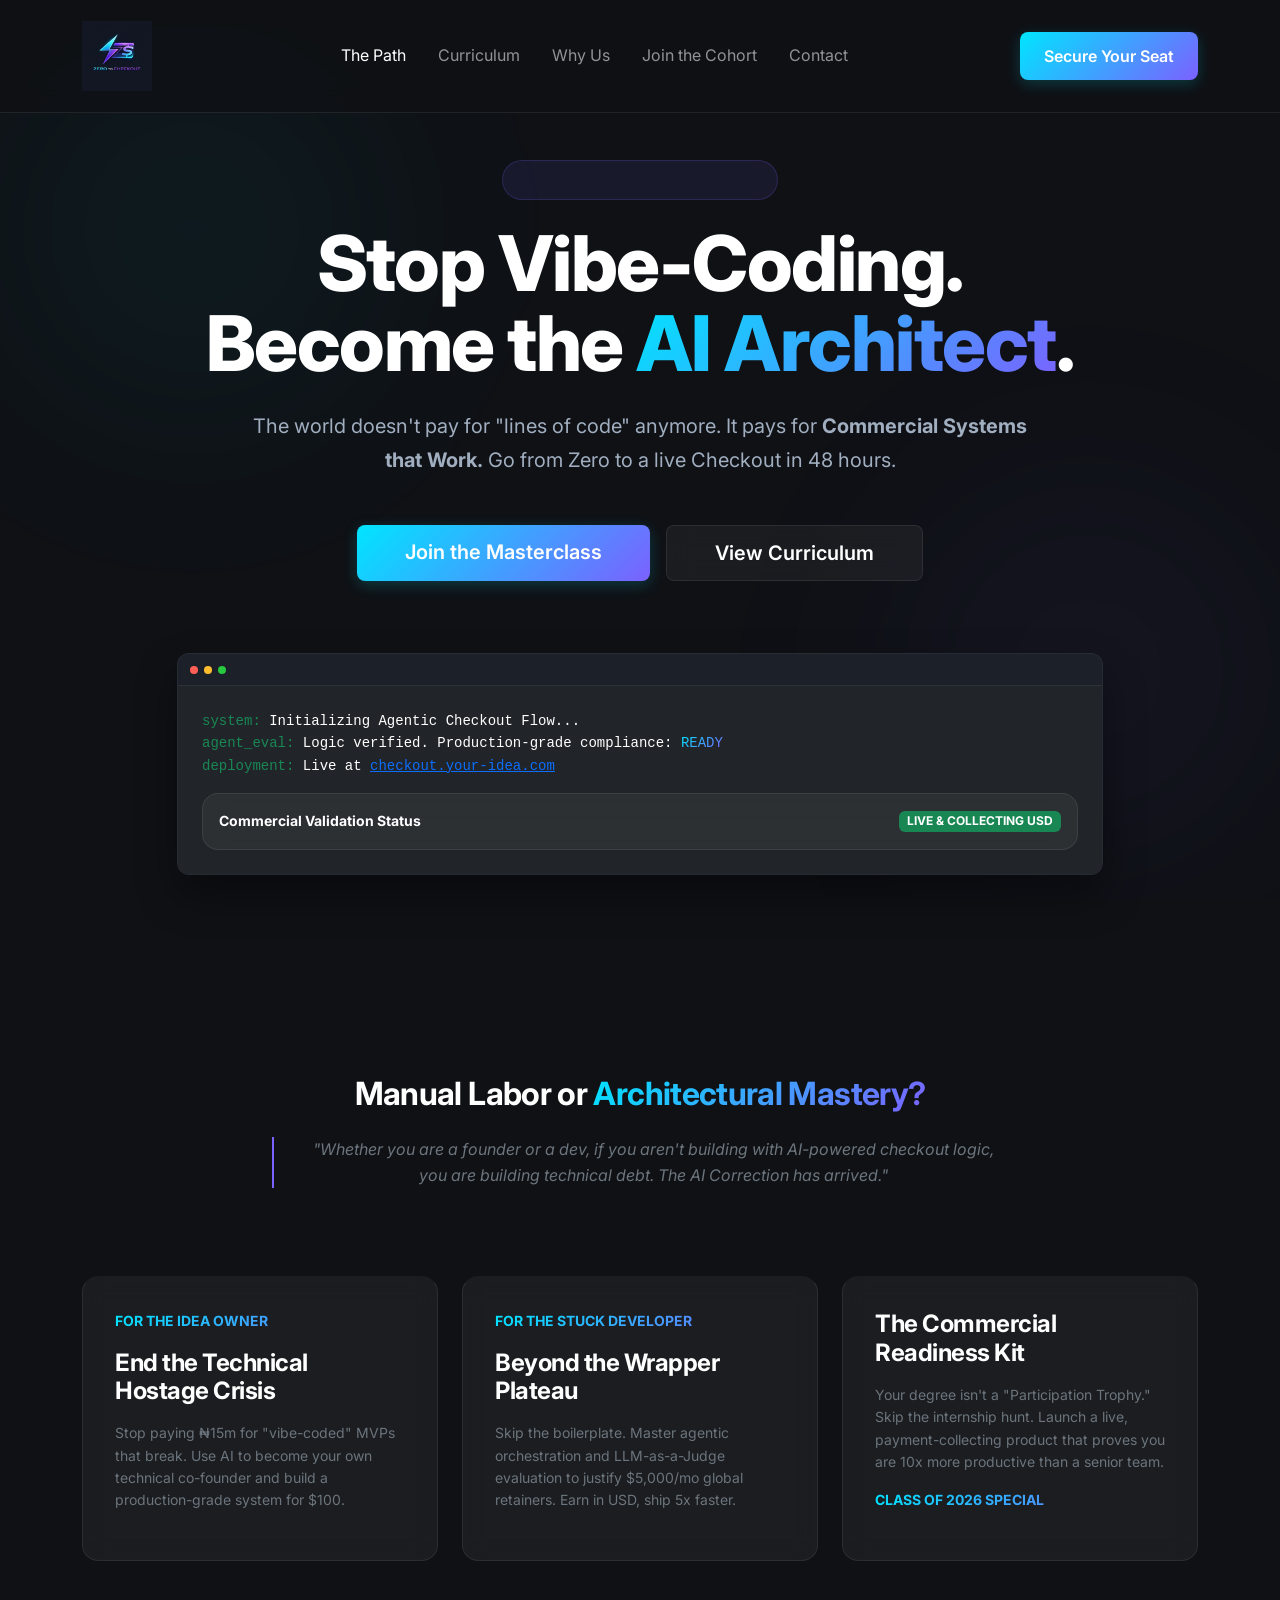
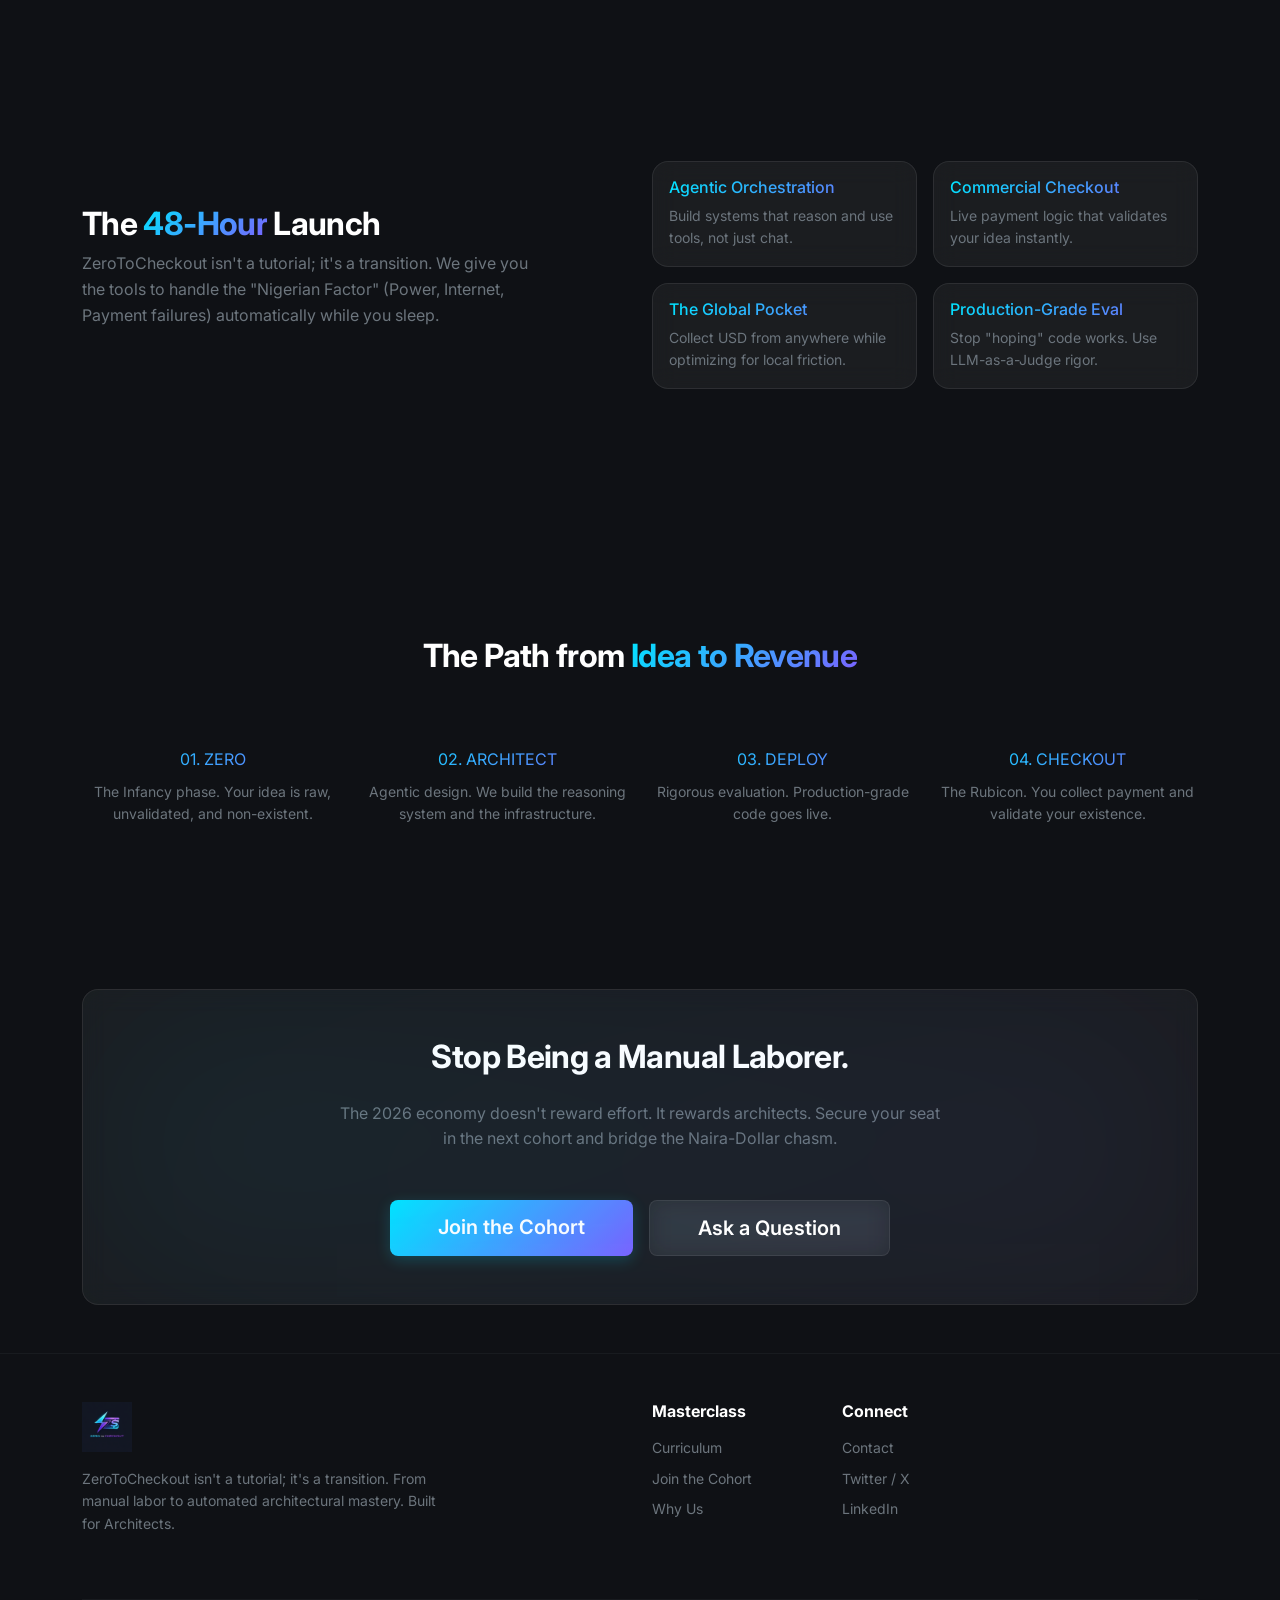
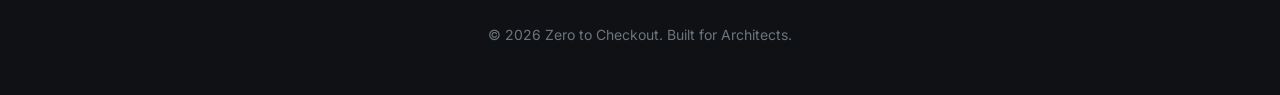
<file: index.html>
<!DOCTYPE html>
<html lang="en">
<head>
    <meta charset="UTF-8">
    <meta name="viewport" content="width=device-width, initial-scale=1.0">
    <title>Zero to Checkout | The AI Architect Masterclass</title>
    <!-- Bootstrap 5 CSS -->
    <link href="https://cdn.jsdelivr.net/npm/bootstrap@5.3.0/dist/css/bootstrap.min.css" rel="stylesheet">
    <!-- Google Fonts - Inter -->
    <link href="https://fonts.googleapis.com/css2?family=Inter:wght@400;600;700&display=swap" rel="stylesheet">
    <!-- Custom CSS -->
    <link rel="stylesheet" href="css/main.css">
    <style>
        .hero-eyebrow {
            text-transform: uppercase;
            letter-spacing: 0.15em;
            font-weight: 600;
            font-size: 0.85rem;
            margin-bottom: 1.5rem;
            display: inline-block;
            background: rgba(123, 97, 255, 0.1);
            padding: 0.5rem 1rem;
            border-radius: 50px;
            border: 1px solid rgba(123, 97, 255, 0.2);
        }
        .hero-title {
            font-size: clamp(2.5rem, 6vw, 5rem);
            line-height: 1.05;
            margin-bottom: 1.5rem;
            font-weight: 800;
        }
        .hero-subtitle {
            font-size: 1.25rem;
            color: var(--text-secondary);
            max-width: 800px;
            margin: 0 auto 3rem;
            line-height: 1.7;
        }
        .segment-card {
            border-top: 2px solid transparent;
        }
        .segment-card:hover {
            border-top-color: var(--primary-accent);
        }
        .agitation-text {
            border-left: 2px solid var(--secondary-accent);
            padding-left: 1.5rem;
            font-style: italic;
        }
    </style>
</head>
<body>

    <!-- Background Art -->
    <div class="bg-art-layer">
        <div class="glow-orb orb-1"></div>
        <div class="glow-orb orb-2"></div>
    </div>

    <!-- Navigation -->
    <nav class="navbar navbar-expand-lg navbar-dark glass-nav fixed-top py-3">
        <div class="container">
            <a class="navbar-brand d-flex align-items-center" href="index.html">
                <img src="./assets/logo/ztc-logo.png" alt="Zero to Checkout" height="70">
            </a>
            <button class="navbar-toggler" type="button" data-bs-toggle="collapse" data-bs-target="#navbarNav">
                <span class="navbar-toggler-icon"></span>
            </button>
            <div class="collapse navbar-collapse" id="navbarNav">
                <ul class="navbar-nav mx-auto">
                    <li class="nav-item"><a class="nav-link px-3 active" href="index.html">The Path</a></li>
                    <li class="nav-item"><a class="nav-link px-3" href="curriculum.html">Curriculum</a></li>
                    <li class="nav-item"><a class="nav-link px-3" href="why-us.html">Why Us</a></li>
                    <li class="nav-item"><a class="nav-link px-3" href="join-cohort.html">Join the Cohort</a></li>
                    <li class="nav-item"><a class="nav-link px-3" href="contact.html">Contact</a></li>
                </ul>
                <div class="d-flex">
                    <a href="join-cohort.html" class="btn btn-primary-glow px-4">Secure Your Seat</a>
                </div>
            </div>
        </div>
    </nav>

    <!-- Hero Section -->
    <header class="hero-section">
        <div class="container">
            <span class="hero-eyebrow text-gradient">The AI Correction is Here</span>
            <h1 class="hero-title">Stop Vibe-Coding. <br> Become the <span class="text-gradient">AI Architect</span>.</h1>
            <p class="hero-subtitle">The world doesn't pay for "lines of code" anymore. It pays for <strong>Commercial Systems that Work.</strong> Go from Zero to a live Checkout in 48 hours.</p>
            <div class="d-flex justify-content-center gap-3">
                <a href="join-cohort.html" class="btn btn-primary-glow btn-lg px-5">Join the Masterclass</a>
                <a href="curriculum.html" class="btn btn-secondary-glass btn-lg px-5">View Curriculum</a>
            </div>
            
            <!-- Hero Visual: Agentic Workflow Mockup -->
            <div class="row mt-5 pt-4 justify-content-center">
                <div class="col-lg-10">
                    <div class="mockup-frame">
                        <div class="mockup-header">
                            <span class="dot dot-red"></span><span class="dot dot-yellow"></span><span class="dot dot-green"></span>
                        </div>
                        <div class="p-4 bg-dark text-start">
                            <div class="font-monospace small mb-3">
                                <span class="text-success">system:</span> Initializing Agentic Checkout Flow...<br>
                                <span class="text-success">agent_eval:</span> Logic verified. Production-grade compliance: <span class="text-gradient">READY</span><br>
                                <span class="text-success">deployment:</span> Live at <span class="text-primary text-decoration-underline">checkout.your-idea.com</span>
                            </div>
                            <div class="glass-card p-3">
                                <div class="d-flex justify-content-between align-items-center">
                                    <div class="small fw-bold">Commercial Validation Status</div>
                                    <span class="badge bg-success">LIVE & COLLECTING USD</span>
                                </div>
                            </div>
                        </div>
                    </div>
                </div>
            </div>
        </div>
    </header>

    <!-- The Rub (Agitation Section) -->
    <section class="bg-surface">
        <div class="container">
            <div class="row justify-content-center text-center mb-5">
                <div class="col-lg-8">
                    <h2 class="section-title">Manual Labor or <span class="text-gradient">Architectural Mastery?</span></h2>
                    <p class="agitation-text text-secondary mt-4">"Whether you are a founder or a dev, if you aren't building with AI-powered checkout logic, you are building technical debt. The AI Correction has arrived."</p>
                </div>
            </div>
            
            <div class="row g-4 mt-2">
                <!-- Segment: Founder -->
                <div class="col-md-4">
                    <div class="glass-card segment-card h-100">
                        <div class="text-gradient fw-bold mb-3 small">FOR THE IDEA OWNER</div>
                        <h4 class="mb-3">End the Technical Hostage Crisis</h4>
                        <p class="text-secondary small">Stop paying ₦15m for "vibe-coded" MVPs that break. Use AI to become your own technical co-founder and build a production-grade system for $100.</p>
                    </div>
                </div>
                <!-- Segment: Dev -->
                <div class="col-md-4">
                    <div class="glass-card segment-card h-100">
                        <div class="text-gradient fw-bold mb-3 small">FOR THE STUCK DEVELOPER</div>
                        <h4 class="mb-3">Beyond the Wrapper Plateau</h4>
                        <p class="text-secondary small">Skip the boilerplate. Master agentic orchestration and LLM-as-a-Judge evaluation to justify $5,000/mo global retainers. Earn in USD, ship 5x faster.</p>
                    </div>
                </div>
                <!-- Segment: Student -->
                <div class="col-md-4">
                    <div class="glass-card segment-card h-100">
                        <h4 class="mb-3">The Commercial Readiness Kit</h4>
                        <p class="text-secondary small">Your degree isn't a "Participation Trophy." Skip the internship hunt. Launch a live, payment-collecting product that proves you are 10x more productive than a senior team.</p>
                        <div class="text-gradient fw-bold mt-3 small">CLASS OF 2026 SPECIAL</div>
                    </div>
                </div>
            </div>
        </div>
    </section>

    <!-- The Promise (Feature Grid) -->
    <section>
        <div class="container">
            <div class="row align-items-center mb-5">
                <div class="col-lg-5">
                    <h2 class="section-title">The <span class="text-gradient">48-Hour</span> Launch</h2>
                    <p class="text-secondary">ZeroToCheckout isn't a tutorial; it's a transition. We give you the tools to handle the "Nigerian Factor" (Power, Internet, Payment failures) automatically while you sleep.</p>
                </div>
                <div class="col-lg-6 offset-lg-1">
                    <div class="row g-3">
                        <div class="col-sm-6">
                            <div class="glass-card p-3">
                                <h6 class="text-gradient mb-2">Agentic Orchestration</h6>
                                <p class="small text-secondary mb-0">Build systems that reason and use tools, not just chat.</p>
                            </div>
                        </div>
                        <div class="col-sm-6">
                            <div class="glass-card p-3">
                                <h6 class="text-gradient mb-2">Commercial Checkout</h6>
                                <p class="small text-secondary mb-0">Live payment logic that validates your idea instantly.</p>
                            </div>
                        </div>
                        <div class="col-sm-6">
                            <div class="glass-card p-3">
                                <h6 class="text-gradient mb-2">The Global Pocket</h6>
                                <p class="small text-secondary mb-0">Collect USD from anywhere while optimizing for local friction.</p>
                            </div>
                        </div>
                        <div class="col-sm-6">
                            <div class="glass-card p-3">
                                <h6 class="text-gradient mb-2">Production-Grade Eval</h6>
                                <p class="small text-secondary mb-0">Stop "hoping" code works. Use LLM-as-a-Judge rigor.</p>
                            </div>
                        </div>
                    </div>
                </div>
            </div>
        </div>
    </section>

    <!-- Workflow Section -->
    <section class="bg-surface">
        <div class="container text-center">
            <h2 class="section-title">The Path from <span class="text-gradient">Idea to Revenue</span></h2>
            <div class="row mt-5 g-4">
                <div class="col-md-3">
                    <div class="step-number text-gradient mb-2">01. ZERO</div>
                    <p class="small text-secondary">The Infancy phase. Your idea is raw, unvalidated, and non-existent.</p>
                </div>
                <div class="col-md-3">
                    <div class="step-number text-gradient mb-2">02. ARCHITECT</div>
                    <p class="small text-secondary">Agentic design. We build the reasoning system and the infrastructure.</p>
                </div>
                <div class="col-md-3">
                    <div class="step-number text-gradient mb-2">03. DEPLOY</div>
                    <p class="small text-secondary">Rigorous evaluation. Production-grade code goes live.</p>
                </div>
                <div class="col-md-3">
                    <div class="step-number text-gradient mb-2">04. CHECKOUT</div>
                    <p class="small text-secondary">The Rubicon. You collect payment and validate your existence.</p>
                </div>
            </div>
        </div>
    </section>

    <!-- Final CTA -->
    <section class="py-5">
        <div class="container">
            <div class="glass-card text-center py-5 position-relative overflow-hidden">
                <div class="position-absolute top-50 start-50 translate-middle w-100 h-100" style="background: var(--grad-primary); opacity: 0.05; filter: blur(100px); pointer-events: none;"></div>
                <h2 class="mb-4">Stop Being a Manual Laborer.</h2>
                <p class="text-secondary mb-5 mx-auto" style="max-width: 600px;">The 2026 economy doesn't reward effort. It rewards architects. Secure your seat in the next cohort and bridge the Naira-Dollar chasm.</p>
                <div class="d-flex justify-content-center gap-3">
                    <a href="join-cohort.html" class="btn btn-primary-glow btn-lg px-5">Join the Cohort</a>
                    <a href="contact.html" class="btn btn-secondary-glass btn-lg px-5">Ask a Question</a>
                </div>
            </div>
        </div>
    </section>

    <!-- Footer -->
    <footer class="py-5 border-top border-secondary border-opacity-10">
        <div class="container">
            <div class="row g-4">
                <div class="col-lg-4 text-center text-lg-start">
                    <div class="mb-3">
                        <img src="./assets/logo/ztc-logo.png" alt="Zero to Checkout" height="50">
                    </div>
                    <p class="text-secondary small">ZeroToCheckout isn't a tutorial; it's a transition. From manual labor to automated architectural mastery. Built for Architects.</p>
                </div>
                <div class="col-md-4 col-lg-2 offset-lg-2 text-center text-lg-start">
                    <h6 class="mb-3 fw-bold">Masterclass</h6>
                    <ul class="list-unstyled small text-secondary">
                        <li class="mb-2"><a href="curriculum.html" class="text-decoration-none text-secondary">Curriculum</a></li>
                        <li class="mb-2"><a href="join-cohort.html" class="text-decoration-none text-secondary">Join the Cohort</a></li>
                        <li class="mb-2"><a href="why-us.html" class="text-decoration-none text-secondary">Why Us</a></li>
                    </ul>
                </div>
                <div class="col-md-4 col-lg-2 text-center text-lg-start">
                    <h6 class="mb-3 fw-bold">Connect</h6>
                    <ul class="list-unstyled small text-secondary">
                        <li class="mb-2"><a href="contact.html" class="text-decoration-none text-secondary">Contact</a></li>
                        <li class="mb-2"><a href="#" class="text-decoration-none text-secondary">Twitter / X</a></li>
                        <li class="mb-2"><a href="#" class="text-decoration-none text-secondary">LinkedIn</a></li>
                    </ul>
                </div>
            </div>
            <div class="mt-5 pt-4 border-top border-secondary border-opacity-10 text-center text-secondary small">
                &copy; 2026 Zero to Checkout. Built for Architects.
            </div>
        </div>
    </footer>

    <!-- Bootstrap 5 JS Bundle -->
    <script src="https://cdn.jsdelivr.net/npm/bootstrap@5.3.0/dist/js/bootstrap.bundle.min.js"></script>
</body>
</html>
</file>
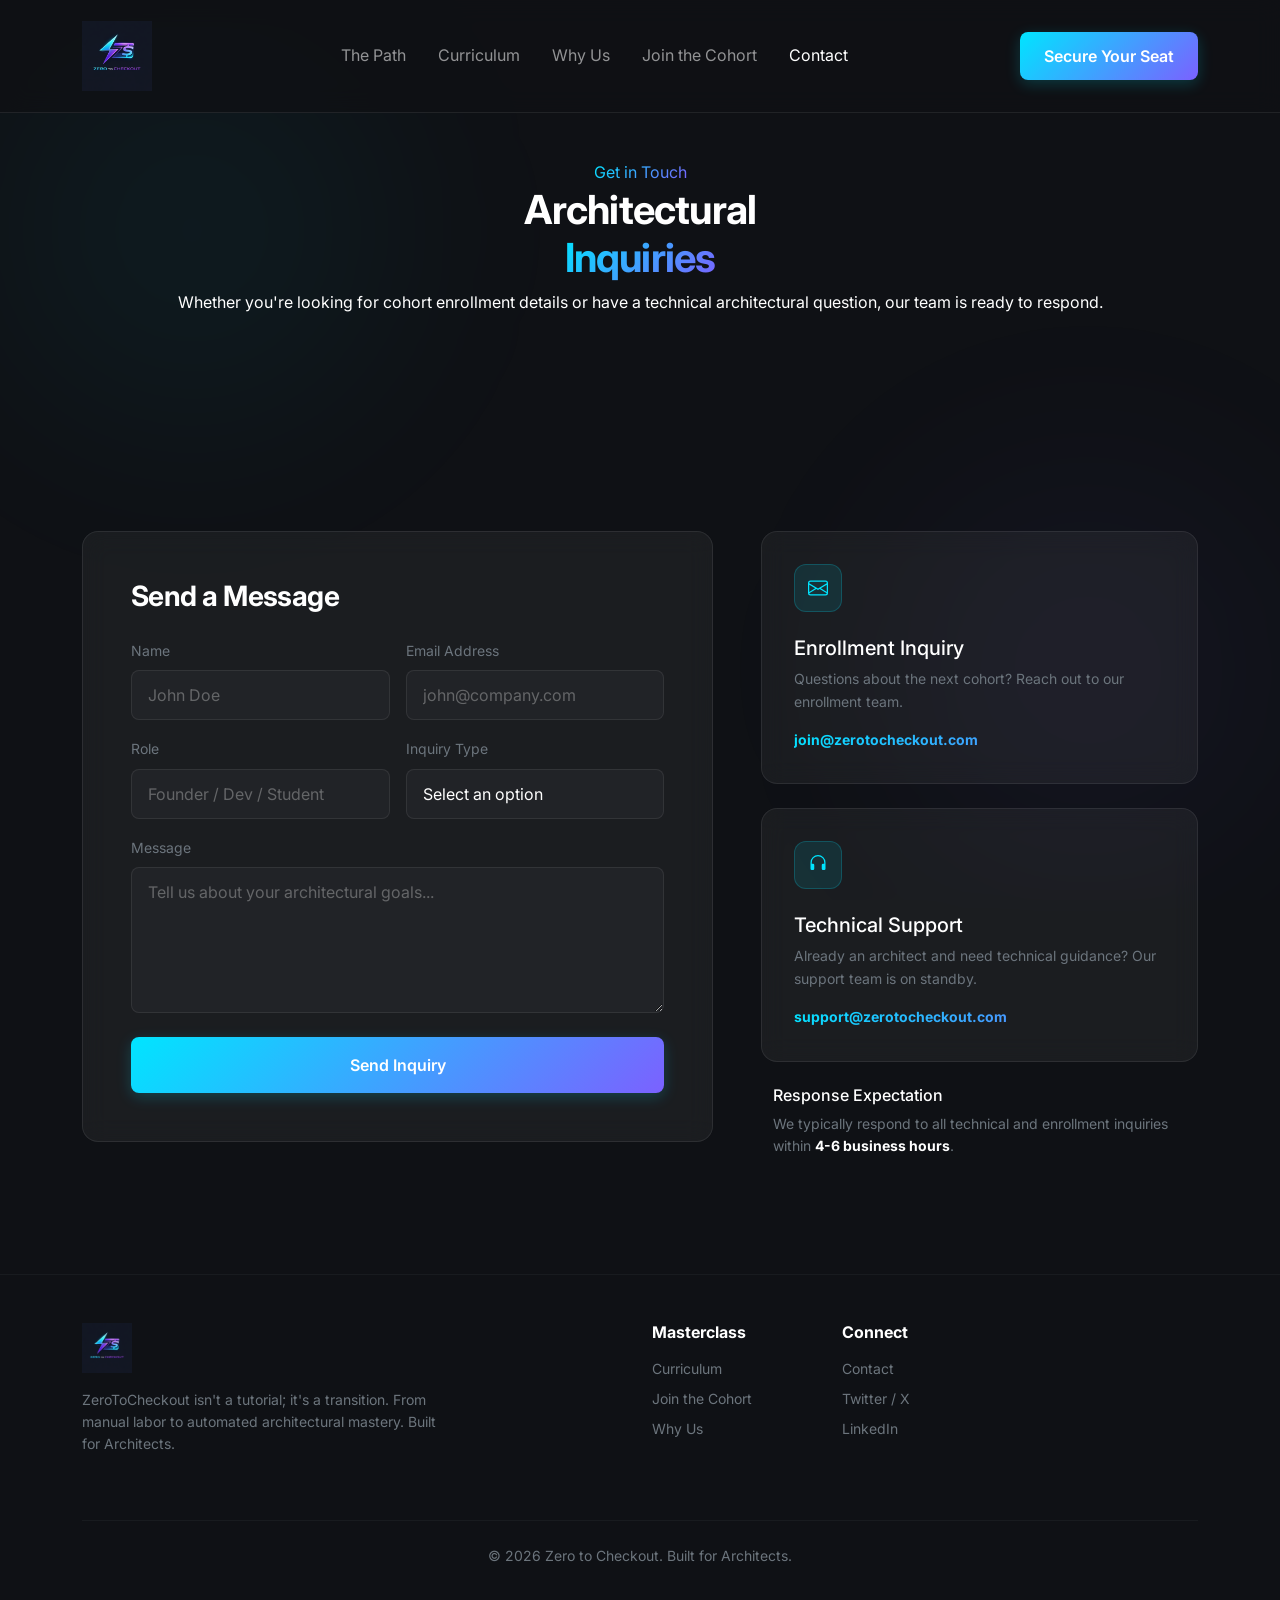
<file: contact.html>
<!DOCTYPE html>
<html lang="en">
<head>
    <meta charset="UTF-8">
    <meta name="viewport" content="width=device-width, initial-scale=1.0">
    <title>Contact Us | Zero to Checkout - Technical Consultations</title>
    <!-- Bootstrap 5 CSS -->
    <link href="https://cdn.jsdelivr.net/npm/bootstrap@5.3.0/dist/css/bootstrap.min.css" rel="stylesheet">
    <!-- Google Fonts - Inter -->
    <link href="https://fonts.googleapis.com/css2?family=Inter:wght@400;600;700&display=swap" rel="stylesheet">
    <!-- Custom CSS -->
    <link rel="stylesheet" href="css/main.css">
    <style>
        .form-control, .form-select {
            background: rgba(255, 255, 255, 0.03);
            border: 1px solid var(--border-color);
            color: white;
            padding: 0.75rem 1rem;
            border-radius: 8px;
            transition: var(--transition-smooth);
        }
        .form-control:focus, .form-select:focus {
            background: rgba(255, 255, 255, 0.05);
            border-color: var(--primary-accent);
            color: white;
            box-shadow: 0 0 15px rgba(0, 229, 255, 0.1);
        }
        .form-control::placeholder {
            color: rgba(255, 255, 255, 0.3);
        }
        .contact-icon-box {
            width: 48px;
            height: 48px;
            background: rgba(0, 229, 255, 0.1);
            border: 1px solid rgba(0, 229, 255, 0.2);
            border-radius: 12px;
            display: flex;
            align-items: center;
            justify-content: center;
            margin-bottom: 1.5rem;
            color: var(--primary-accent);
        }
    </style>
</head>
<body>

    <!-- Background Art -->
    <div class="bg-art-layer">
        <div class="glow-orb orb-1"></div>
        <div class="glow-orb orb-2"></div>
    </div>

    <!-- Navigation -->
    <nav class="navbar navbar-expand-lg navbar-dark glass-nav fixed-top py-3">
        <div class="container">
            <a class="navbar-brand d-flex align-items-center" href="index.html">
                <img src="./assets/logo/ztc-logo.png" alt="Zero to Checkout" height="70">
            </a>
            <button class="navbar-toggler" type="button" data-bs-toggle="collapse" data-bs-target="#navbarNav">
                <span class="navbar-toggler-icon"></span>
            </button>
            <div class="collapse navbar-collapse" id="navbarNav">
                <ul class="navbar-nav mx-auto">
                    <li class="nav-item"><a class="nav-link px-3" href="index.html">The Path</a></li>
                    <li class="nav-item"><a class="nav-link px-3" href="curriculum.html">Curriculum</a></li>
                    <li class="nav-item"><a class="nav-link px-3" href="why-us.html">Why Us</a></li>
                    <li class="nav-item"><a class="nav-link px-3" href="join-cohort.html">Join the Cohort</a></li>
                    <li class="nav-item"><a class="nav-link px-3 active" href="contact.html">Contact</a></li>
                </ul>
                <div class="d-flex">
                    <a href="join-cohort.html" class="btn btn-primary-glow px-4">Secure Your Seat</a>
                </div>
            </div>
        </div>
    </nav>

    <!-- Contact Hero -->
    <header class="hero-section">
        <div class="container text-center">
            <span class="hero-eyebrow text-gradient">Get in Touch</span>
            <h1 class="hero-title">Architectural <br><span class="text-gradient">Inquiries</span></h1>
            <p class="hero-subtitle">Whether you're looking for cohort enrollment details or have a technical architectural question, our team is ready to respond.</p>
        </div>
    </header>

    <!-- Contact Form & Info -->
    <section>
        <div class="container">
            <div class="row g-5">
                <!-- Contact Form -->
                <div class="col-lg-7">
                    <div class="glass-card p-4 p-md-5">
                        <h3 class="mb-4">Send a Message</h3>
                        <form id="contactForm">
                            <div class="row g-3">
                                <div class="col-md-6">
                                    <label class="small text-secondary mb-2">Name</label>
                                    <input type="text" class="form-control" placeholder="John Doe" required>
                                </div>
                                <div class="col-md-6">
                                    <label class="small text-secondary mb-2">Email Address</label>
                                    <input type="email" class="form-control" placeholder="john@company.com" required>
                                </div>
                                <div class="col-md-6">
                                    <label class="small text-secondary mb-2">Role</label>
                                    <input type="text" class="form-control" placeholder="Founder / Dev / Student">
                                </div>
                                <div class="col-md-6">
                                    <label class="small text-secondary mb-2">Inquiry Type</label>
                                    <select class="form-select">
                                        <option selected>Select an option</option>
                                        <option value="1">Cohort Enrollment</option>
                                        <option value="2">Technical Question</option>
                                        <option value="3">Partnership</option>
                                        <option value="4">Other</option>
                                    </select>
                                </div>
                                <div class="col-12">
                                    <label class="small text-secondary mb-2">Message</label>
                                    <textarea class="form-control" rows="5" placeholder="Tell us about your architectural goals..." required></textarea>
                                </div>
                                <div class="col-12 mt-4">
                                    <button type="submit" class="btn btn-primary-glow w-100 py-3">Send Inquiry</button>
                                </div>
                            </div>
                        </form>
                    </div>
                </div>

                <!-- Contact Channels -->
                <div class="col-lg-5">
                    <div class="row g-4">
                        <div class="col-12">
                            <div class="glass-card">
                                <div class="contact-icon-box">
                                    <svg xmlns="http://www.w3.org/2000/svg" width="20" height="20" fill="currentColor" viewBox="0 0 16 16">
                                        <path d="M0 4a2 2 0 0 1 2-2h12a2 2 0 0 1 2 2v8a2 2 0 0 1-2 2H2a2 2 0 0 1-2-2V4Zm2-1a1 1 0 0 0-1 1v.217l7 4.2 7-4.2V4a1 1 0 0 0-1-1H2Zm13 2.383-4.708 2.825L15 11.105V5.383Zm-.034 6.876-5.64-3.471L8 9.583l-1.326-.795-5.64 3.47A1 1 0 0 0 2 13h12a1 1 0 0 0 .966-.741ZM1 11.105l4.708-2.897L1 5.383v5.722Z"/>
                                    </svg>
                                </div>
                                <h5>Enrollment Inquiry</h5>
                                <p class="small text-secondary mb-0">Questions about the next cohort? Reach out to our enrollment team.</p>
                                <a href="mailto:join@zerotocheckout.com" class="text-gradient small fw-bold text-decoration-none d-block mt-3">join@zerotocheckout.com</a>
                            </div>
                        </div>
                        <div class="col-12">
                            <div class="glass-card">
                                <div class="contact-icon-box">
                                    <svg xmlns="http://www.w3.org/2000/svg" width="20" height="20" fill="currentColor" viewBox="0 0 16 16">
                                        <path d="M8 1a5 5 0 0 0-5 5v1h1a1 1 0 0 1 1 1v3a1 1 0 0 1-1 1H3a1 1 0 0 1-1-1V6a6 6 0 1 1 12 0v5a1 1 0 0 1-1 1h-1a1 1 0 0 1-1-1V8a1 1 0 0 1 1-1h1V6a5 5 0 0 0-5-5Z"/>
                                    </svg>
                                </div>
                                <h5>Technical Support</h5>
                                <p class="small text-secondary mb-0">Already an architect and need technical guidance? Our support team is on standby.</p>
                                <a href="mailto:support@zerotocheckout.com" class="text-gradient small fw-bold text-decoration-none d-block mt-3">support@zerotocheckout.com</a>
                            </div>
                        </div>
                        <div class="col-12 text-center text-lg-start ps-lg-4">
                            <h6 class="text-white mb-2">Response Expectation</h6>
                            <p class="small text-secondary">We typically respond to all technical and enrollment inquiries within <span class="text-white fw-bold">4-6 business hours</span>.</p>
                        </div>
                    </div>
                </div>
            </div>
        </div>
    </section>

    <!-- Footer -->
    <footer class="py-5 border-top border-secondary border-opacity-10">
        <div class="container">
            <div class="row g-4">
                <div class="col-lg-4 text-center text-lg-start">
                    <div class="mb-3">
                        <img src="./assets/logo/ztc-logo.png" alt="Zero to Checkout" height="50">
                    </div>
                    <p class="text-secondary small">ZeroToCheckout isn't a tutorial; it's a transition. From manual labor to automated architectural mastery. Built for Architects.</p>
                </div>
                <div class="col-md-4 col-lg-2 offset-lg-2 text-center text-lg-start">
                    <h6 class="mb-3 fw-bold">Masterclass</h6>
                    <ul class="list-unstyled small text-secondary">
                        <li class="mb-2"><a href="curriculum.html" class="text-decoration-none text-secondary">Curriculum</a></li>
                        <li class="mb-2"><a href="join-cohort.html" class="text-decoration-none text-secondary">Join the Cohort</a></li>
                        <li class="mb-2"><a href="why-us.html" class="text-decoration-none text-secondary">Why Us</a></li>
                    </ul>
                </div>
                <div class="col-md-4 col-lg-2 text-center text-lg-start">
                    <h6 class="mb-3 fw-bold">Connect</h6>
                    <ul class="list-unstyled small text-secondary">
                        <li class="mb-2"><a href="contact.html" class="text-decoration-none text-secondary">Contact</a></li>
                        <li class="mb-2"><a href="#" class="text-decoration-none text-secondary">Twitter / X</a></li>
                        <li class="mb-2"><a href="#" class="text-decoration-none text-secondary">LinkedIn</a></li>
                    </ul>
                </div>
            </div>
            <div class="mt-5 pt-4 border-top border-secondary border-opacity-10 text-center text-secondary small">
                &copy; 2026 Zero to Checkout. Built for Architects.
            </div>
        </div>
    </footer>

    <!-- Bootstrap 5 JS Bundle -->
    <script src="https://cdn.jsdelivr.net/npm/bootstrap@5.3.0/dist/js/bootstrap.bundle.min.js"></script>
</body>
</html>
</file>
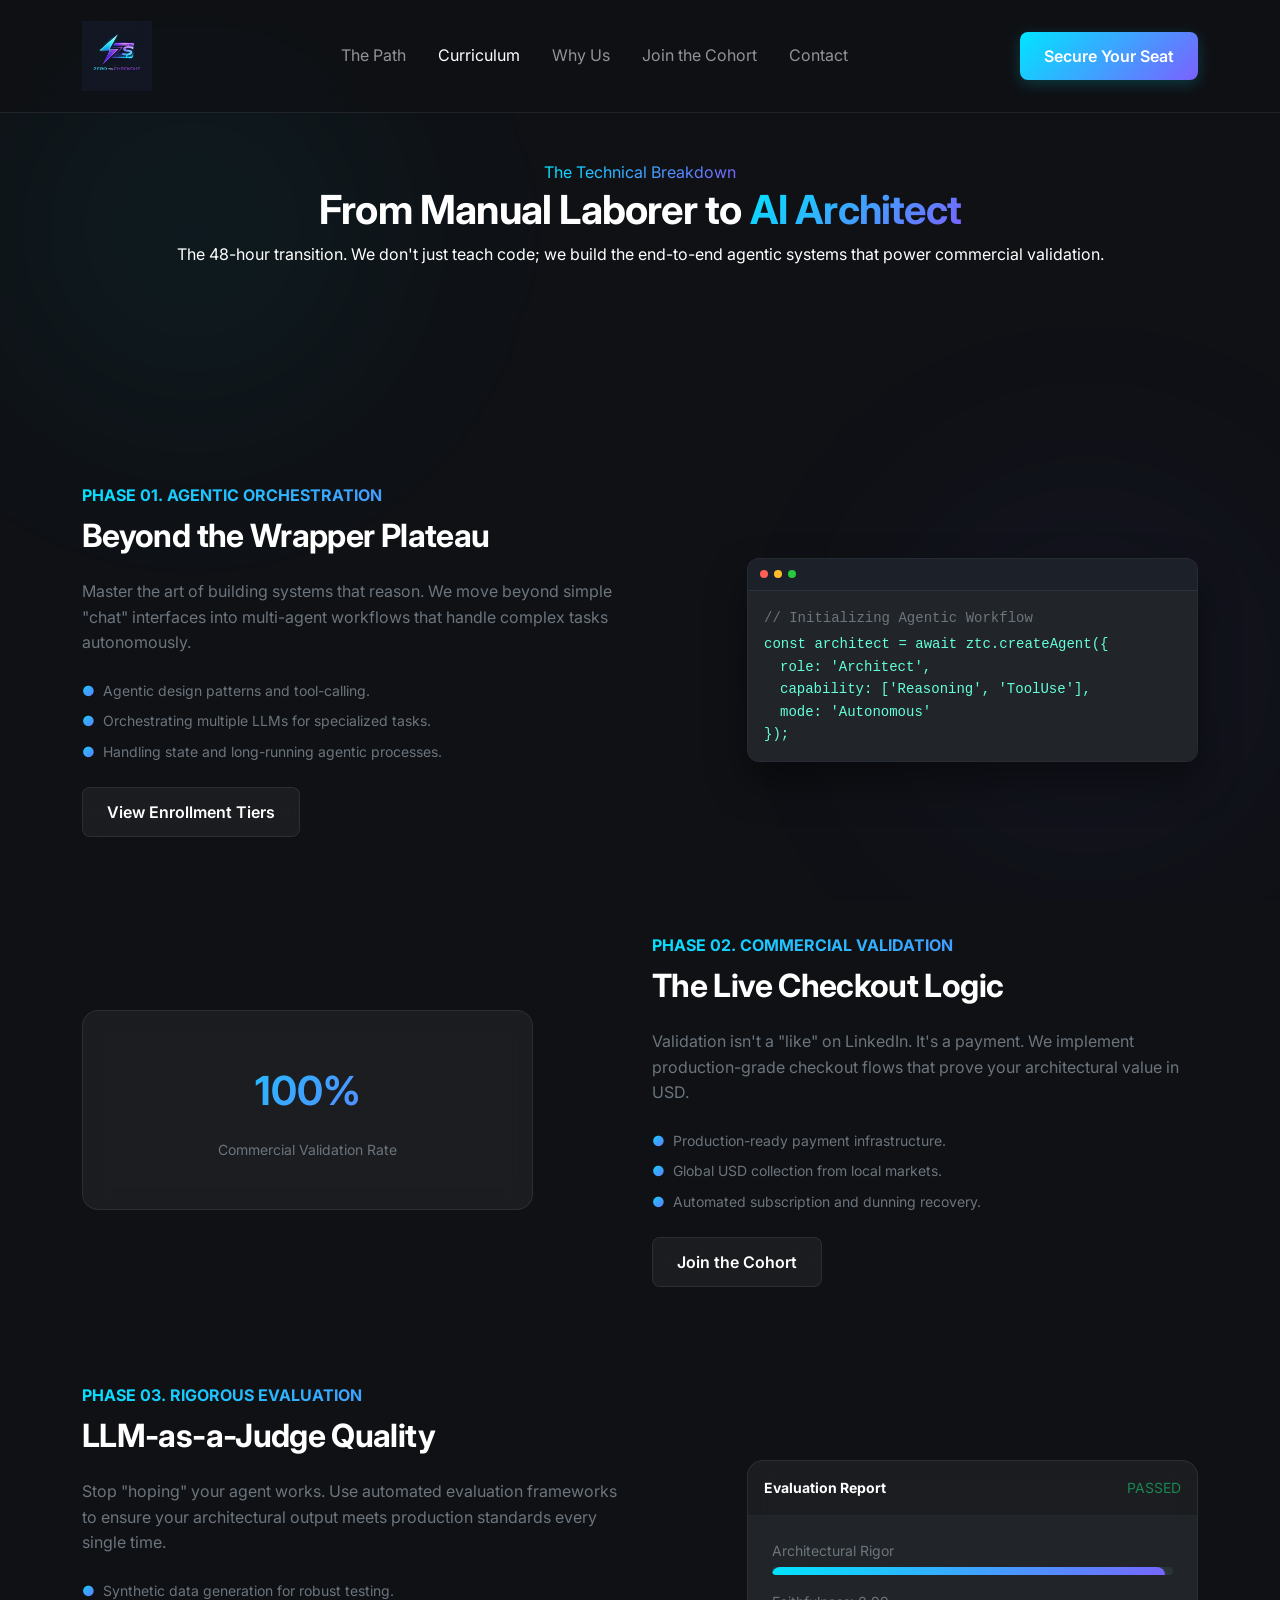
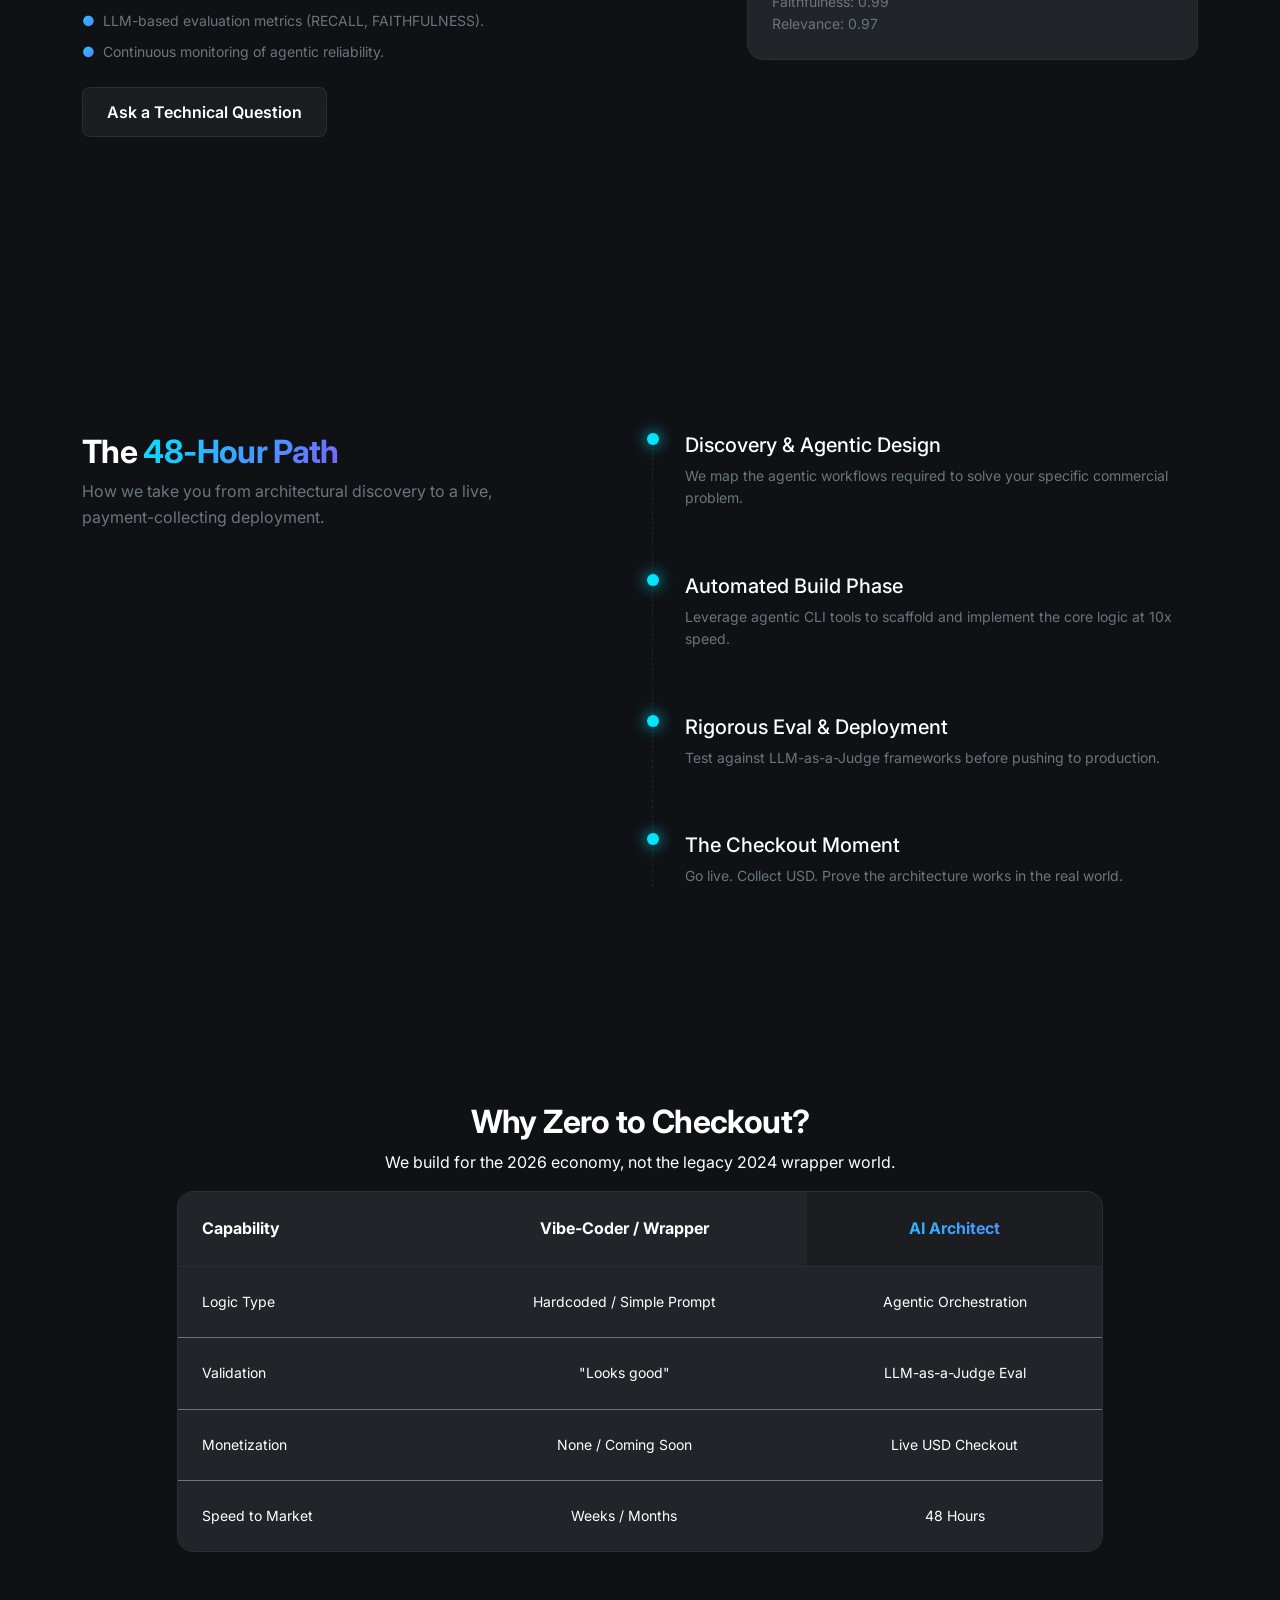
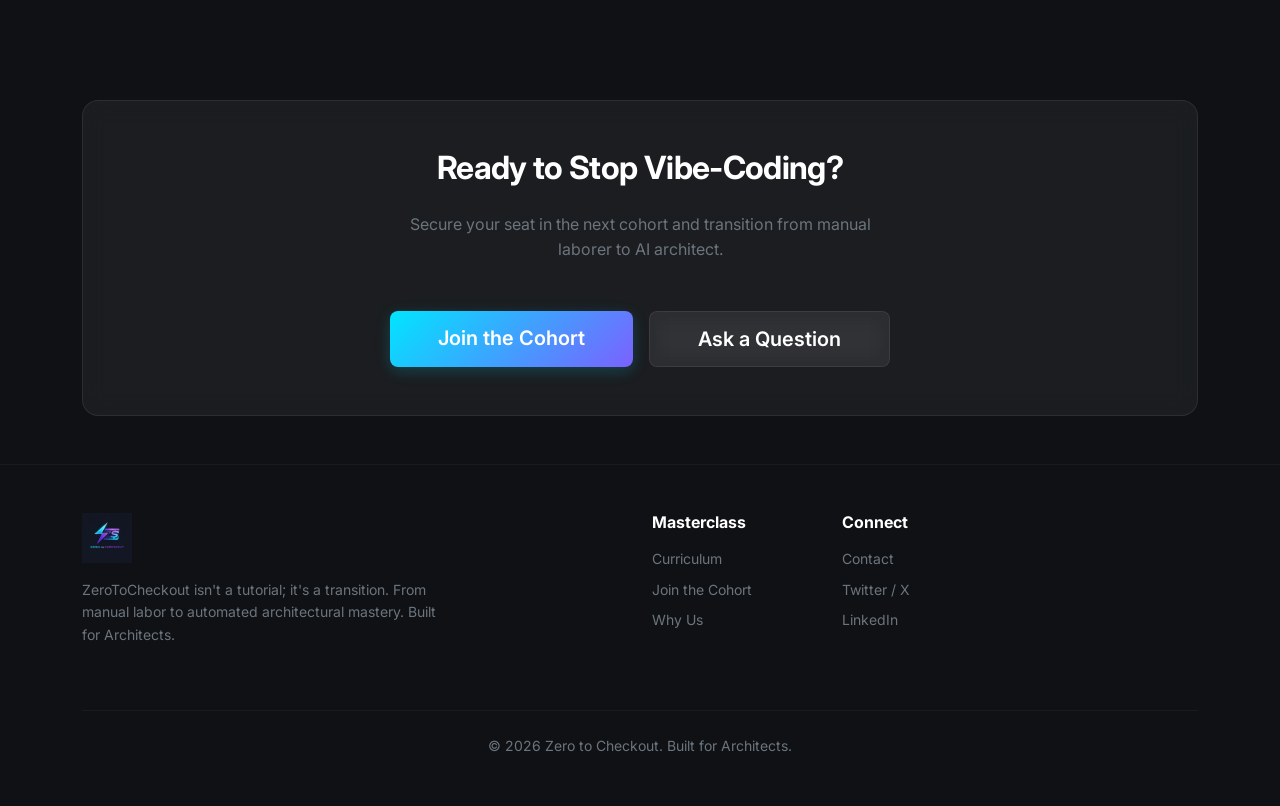
<file: curriculum.html>
<!DOCTYPE html>
<html lang="en">
<head>
    <meta charset="UTF-8">
    <meta name="viewport" content="width=device-width, initial-scale=1.0">
    <title>Services | Zero to Checkout - AI-Powered Payment Infrastructure</title>
    <!-- Bootstrap 5 CSS -->
    <link href="https://cdn.jsdelivr.net/npm/bootstrap@5.3.0/dist/css/bootstrap.min.css" rel="stylesheet">
    <!-- Google Fonts - Inter -->
    <link href="https://fonts.googleapis.com/css2?family=Inter:wght@400;600;700&display=swap" rel="stylesheet">
    <!-- Custom CSS -->
    <link rel="stylesheet" href="css/main.css">
    <style>
        .service-visual-panel {
            min-height: 350px;
            display: flex;
            align-items: center;
            justify-content: center;
            position: relative;
        }
        .process-dot {
            width: 12px;
            height: 12px;
            background: var(--primary-accent);
            border-radius: 50%;
            position: absolute;
            left: -6px;
            top: 0;
            box-shadow: 0 0 15px var(--primary-accent);
        }
        .process-line {
            border-left: 1px dashed var(--border-color);
            position: relative;
            padding-left: 2rem;
            padding-bottom: 3rem;
        }
        .process-line:last-child {
            padding-bottom: 0;
        }
    </style>
</head>
<body>

    <!-- Background Art -->
    <div class="bg-art-layer">
        <div class="glow-orb orb-1"></div>
        <div class="glow-orb orb-2"></div>
    </div>

    <!-- Navigation -->
    <nav class="navbar navbar-expand-lg navbar-dark glass-nav fixed-top py-3">
        <div class="container">
            <a class="navbar-brand d-flex align-items-center" href="index.html">
                <img src="./assets/logo/ztc-logo.png" alt="Zero to Checkout" height="70">
            </a>
            <button class="navbar-toggler" type="button" data-bs-toggle="collapse" data-bs-target="#navbarNav">
                <span class="navbar-toggler-icon"></span>
            </button>
            <div class="collapse navbar-collapse" id="navbarNav">
                <ul class="navbar-nav mx-auto">
                    <li class="nav-item"><a class="nav-link px-3" href="index.html">The Path</a></li>
                    <li class="nav-item"><a class="nav-link px-3 active" href="curriculum.html">Curriculum</a></li>
                    <li class="nav-item"><a class="nav-link px-3" href="why-us.html">Why Us</a></li>
                    <li class="nav-item"><a class="nav-link px-3" href="join-cohort.html">Join the Cohort</a></li>
                    <li class="nav-item"><a class="nav-link px-3" href="contact.html">Contact</a></li>
                </ul>
                <div class="d-flex">
                    <a href="join-cohort.html" class="btn btn-primary-glow px-4">Secure Your Seat</a>
                </div>
            </div>
        </div>
    </nav>

    <!-- Services Hero -->
    <header class="hero-section">
        <div class="container text-center">
            <span class="hero-eyebrow text-gradient">The Technical Breakdown</span>
            <h1 class="hero-title">From Manual Laborer to <span class="text-gradient">AI Architect</span></h1>
            <p class="hero-subtitle">The 48-hour transition. We don't just teach code; we build the end-to-end agentic systems that power commercial validation.</p>
        </div>
    </header>

    <!-- Service Blocks (Alternating) -->
    <section>
        <div class="container">
            <!-- 01. Payment Integration -->
            <div class="row align-items-center mb-5 pb-5">
                <div class="col-lg-6 mb-4 mb-lg-0">
                    <div class="text-gradient fw-bold mb-2">PHASE 01. AGENTIC ORCHESTRATION</div>
                    <h2 class="mb-4">Beyond the Wrapper Plateau</h2>
                    <p class="text-secondary mb-4">Master the art of building systems that reason. We move beyond simple "chat" interfaces into multi-agent workflows that handle complex tasks autonomously.</p>
                    <ul class="list-unstyled mb-4">
                        <li class="mb-2 text-secondary small d-flex align-items-center"><span class="text-gradient me-2">●</span> Agentic design patterns and tool-calling.</li>
                        <li class="mb-2 text-secondary small d-flex align-items-center"><span class="text-gradient me-2">●</span> Orchestrating multiple LLMs for specialized tasks.</li>
                        <li class="mb-2 text-secondary small d-flex align-items-center"><span class="text-gradient me-2">●</span> Handling state and long-running agentic processes.</li>
                    </ul>
                    <a href="join-cohort.html" class="btn btn-secondary-glass">View Enrollment Tiers</a>
                </div>
                <div class="col-lg-5 offset-lg-1">
                    <div class="service-visual-panel">
                        <div class="mockup-frame w-100">
                            <div class="mockup-header">
                                <span class="dot dot-red"></span><span class="dot dot-yellow"></span><span class="dot dot-green"></span>
                            </div>
                            <div class="p-3 bg-dark font-monospace small" style="color: #64ffda;">
                                <div class="mb-1 text-secondary">// Initializing Agentic Workflow</div>
                                <div>const architect = await ztc.createAgent({</div>
                                <div class="ps-3">role: 'Architect',</div>
                                <div class="ps-3">capability: ['Reasoning', 'ToolUse'],</div>
                                <div class="ps-3">mode: 'Autonomous'</div>
                                <div>});</div>
                            </div>
                        </div>
                    </div>
                </div>
            </div>

            <!-- 02. AI Automation -->
            <div class="row align-items-center mb-5 pb-5 flex-lg-row-reverse">
                <div class="col-lg-6 mb-4 mb-lg-0 offset-lg-1">
                    <div class="text-gradient fw-bold mb-2">PHASE 02. COMMERCIAL VALIDATION</div>
                    <h2 class="mb-4">The Live Checkout Logic</h2>
                    <p class="text-secondary mb-4">Validation isn't a "like" on LinkedIn. It's a payment. We implement production-grade checkout flows that prove your architectural value in USD.</p>
                    <ul class="list-unstyled mb-4">
                        <li class="mb-2 text-secondary small d-flex align-items-center"><span class="text-gradient me-2">●</span> Production-ready payment infrastructure.</li>
                        <li class="mb-2 text-secondary small d-flex align-items-center"><span class="text-gradient me-2">●</span> Global USD collection from local markets.</li>
                        <li class="mb-2 text-secondary small d-flex align-items-center"><span class="text-gradient me-2">●</span> Automated subscription and dunning recovery.</li>
                    </ul>
                    <a href="join-cohort.html" class="btn btn-secondary-glass">Join the Cohort</a>
                </div>
                <div class="col-lg-5">
                    <div class="service-visual-panel">
                        <div class="glass-card w-100 text-center py-5">
                            <div class="mb-3 text-gradient fs-1 fw-bold">100%</div>
                            <div class="small text-secondary">Commercial Validation Rate</div>
                        </div>
                    </div>
                </div>
            </div>

            <!-- 03. Experience Design -->
            <div class="row align-items-center mb-5 pb-5">
                <div class="col-lg-6 mb-4 mb-lg-0">
                    <div class="text-gradient fw-bold mb-2">PHASE 03. RIGOROUS EVALUATION</div>
                    <h2 class="mb-4">LLM-as-a-Judge Quality</h2>
                    <p class="text-secondary mb-4">Stop "hoping" your agent works. Use automated evaluation frameworks to ensure your architectural output meets production standards every single time.</p>
                    <ul class="list-unstyled mb-4">
                        <li class="mb-2 text-secondary small d-flex align-items-center"><span class="text-gradient me-2">●</span> Synthetic data generation for robust testing.</li>
                        <li class="mb-2 text-secondary small d-flex align-items-center"><span class="text-gradient me-2">●</span> LLM-based evaluation metrics (RECALL, FAITHFULNESS).</li>
                        <li class="mb-2 text-secondary small d-flex align-items-center"><span class="text-gradient me-2">●</span> Continuous monitoring of agentic reliability.</li>
                    </ul>
                    <a href="contact.html" class="btn btn-secondary-glass">Ask a Technical Question</a>
                </div>
                <div class="col-lg-5 offset-lg-1">
                    <div class="service-visual-panel">
                        <div class="glass-card w-100 p-0 overflow-hidden">
                            <div class="bg-surface p-3 border-bottom border-secondary border-opacity-10 d-flex justify-content-between">
                                <span class="fw-bold small">Evaluation Report</span>
                                <span class="small text-success">PASSED</span>
                            </div>
                            <div class="p-4 bg-dark">
                                <div class="mb-3">
                                    <label class="small text-secondary d-block mb-1">Architectural Rigor</label>
                                    <div class="progress" style="height: 8px; background: rgba(255,255,255,0.05);">
                                        <div class="progress-bar btn-primary-glow" style="width: 98%"></div>
                                    </div>
                                </div>
                                <div class="small text-secondary">Faithfulness: 0.99</div>
                                <div class="small text-secondary">Relevance: 0.97</div>
                            </div>
                        </div>
                    </div>
                </div>
            </div>
        </div>
    </section>

    <!-- Process Section -->
    <section class="bg-surface">
        <div class="container">
            <div class="row">
                <div class="col-lg-5 mb-5 mb-lg-0">
                    <h2 class="section-title">The <span class="text-gradient">48-Hour Path</span></h2>
                    <p class="text-secondary">How we take you from architectural discovery to a live, payment-collecting deployment.</p>
                </div>
                <div class="col-lg-6 offset-lg-1">
                    <div class="process-line">
                        <div class="process-dot"></div>
                        <h5 class="mb-2">Discovery & Agentic Design</h5>
                        <p class="small text-secondary">We map the agentic workflows required to solve your specific commercial problem.</p>
                    </div>
                    <div class="process-line">
                        <div class="process-dot"></div>
                        <h5 class="mb-2">Automated Build Phase</h5>
                        <p class="small text-secondary">Leverage agentic CLI tools to scaffold and implement the core logic at 10x speed.</p>
                    </div>
                    <div class="process-line">
                        <div class="process-dot"></div>
                        <h5 class="mb-2">Rigorous Eval & Deployment</h5>
                        <p class="small text-secondary">Test against LLM-as-a-Judge frameworks before pushing to production.</p>
                    </div>
                    <div class="process-line">
                        <div class="process-dot"></div>
                        <h5 class="mb-2">The Checkout Moment</h5>
                        <p class="small text-secondary">Go live. Collect USD. Prove the architecture works in the real world.</p>
                    </div>
                </div>
            </div>
        </div>
    </section>

    <!-- Comparison Section -->
    <section>
        <div class="container text-center">
            <h2 class="section-title">Why Zero to Checkout?</h2>
            <p class="section-subtitle">We build for the 2026 economy, not the legacy 2024 wrapper world.</p>
            
            <div class="row g-4 justify-content-center">
                <div class="col-lg-10">
                    <div class="table-responsive glass-card p-0">
                        <table class="table table-dark table-borderless align-middle mb-0">
                            <thead>
                                <tr class="border-bottom border-secondary border-opacity-10">
                                    <th class="py-4 text-start ps-4">Capability</th>
                                    <th class="py-4">Vibe-Coder / Wrapper</th>
                                    <th class="py-4 text-gradient">AI Architect</th>
                                </tr>
                            </thead>
                            <tbody class="text-secondary small">
                                <tr class="border-bottom border-secondary border-opacity-5">
                                    <td class="py-4 text-start ps-4 text-white">Logic Type</td>
                                    <td class="py-4">Hardcoded / Simple Prompt</td>
                                    <td class="py-4 text-white">Agentic Orchestration</td>
                                </tr>
                                <tr class="border-bottom border-secondary border-opacity-5">
                                    <td class="py-4 text-start ps-4 text-white">Validation</td>
                                    <td class="py-4">"Looks good"</td>
                                    <td class="py-4 text-white">LLM-as-a-Judge Eval</td>
                                </tr>
                                <tr class="border-bottom border-secondary border-opacity-5">
                                    <td class="py-4 text-start ps-4 text-white">Monetization</td>
                                    <td class="py-4">None / Coming Soon</td>
                                    <td class="py-4 text-white">Live USD Checkout</td>
                                </tr>
                                <tr>
                                    <td class="py-4 text-start ps-4 text-white">Speed to Market</td>
                                    <td class="py-4">Weeks / Months</td>
                                    <td class="py-4 text-white">48 Hours</td>
                                </tr>
                            </tbody>
                        </table>
                    </div>
                </div>
            </div>
        </div>
    </section>

    <!-- CTA Section -->
    <section class="py-5">
        <div class="container">
            <div class="glass-card text-center py-5">
                <h2 class="mb-4">Ready to Stop Vibe-Coding?</h2>
                <p class="text-secondary mb-5 mx-auto" style="max-width: 500px;">Secure your seat in the next cohort and transition from manual laborer to AI architect.</p>
                <div class="d-flex justify-content-center gap-3">
                    <a href="join-cohort.html" class="btn btn-primary-glow btn-lg px-5">Join the Cohort</a>
                    <a href="contact.html" class="btn btn-secondary-glass btn-lg px-5">Ask a Question</a>
                </div>
            </div>
        </div>
    </section>

    <!-- Footer -->
    <footer class="py-5 border-top border-secondary border-opacity-10">
        <div class="container">
            <div class="row g-4">
                <div class="col-lg-4 text-center text-lg-start">
                    <div class="mb-3">
                        <img src="./assets/logo/ztc-logo.png" alt="Zero to Checkout" height="50">
                    </div>
                    <p class="text-secondary small">ZeroToCheckout isn't a tutorial; it's a transition. From manual labor to automated architectural mastery. Built for Architects.</p>
                </div>
                <div class="col-md-4 col-lg-2 offset-lg-2 text-center text-lg-start">
                    <h6 class="mb-3 fw-bold">Masterclass</h6>
                    <ul class="list-unstyled small text-secondary">
                        <li class="mb-2"><a href="curriculum.html" class="text-decoration-none text-secondary">Curriculum</a></li>
                        <li class="mb-2"><a href="join-cohort.html" class="text-decoration-none text-secondary">Join the Cohort</a></li>
                        <li class="mb-2"><a href="why-us.html" class="text-decoration-none text-secondary">Why Us</a></li>
                    </ul>
                </div>
                <div class="col-md-4 col-lg-2 text-center text-lg-start">
                    <h6 class="mb-3 fw-bold">Connect</h6>
                    <ul class="list-unstyled small text-secondary">
                        <li class="mb-2"><a href="contact.html" class="text-decoration-none text-secondary">Contact</a></li>
                        <li class="mb-2"><a href="#" class="text-decoration-none text-secondary">Twitter / X</a></li>
                        <li class="mb-2"><a href="#" class="text-decoration-none text-secondary">LinkedIn</a></li>
                    </ul>
                </div>
            </div>
            <div class="mt-5 pt-4 border-top border-secondary border-opacity-10 text-center text-secondary small">
                &copy; 2026 Zero to Checkout. Built for Architects.
            </div>
        </div>
    </footer>

    <!-- Bootstrap 5 JS Bundle -->
    <script src="https://cdn.jsdelivr.net/npm/bootstrap@5.3.0/dist/js/bootstrap.bundle.min.js"></script>
</body>
</html>
</file>
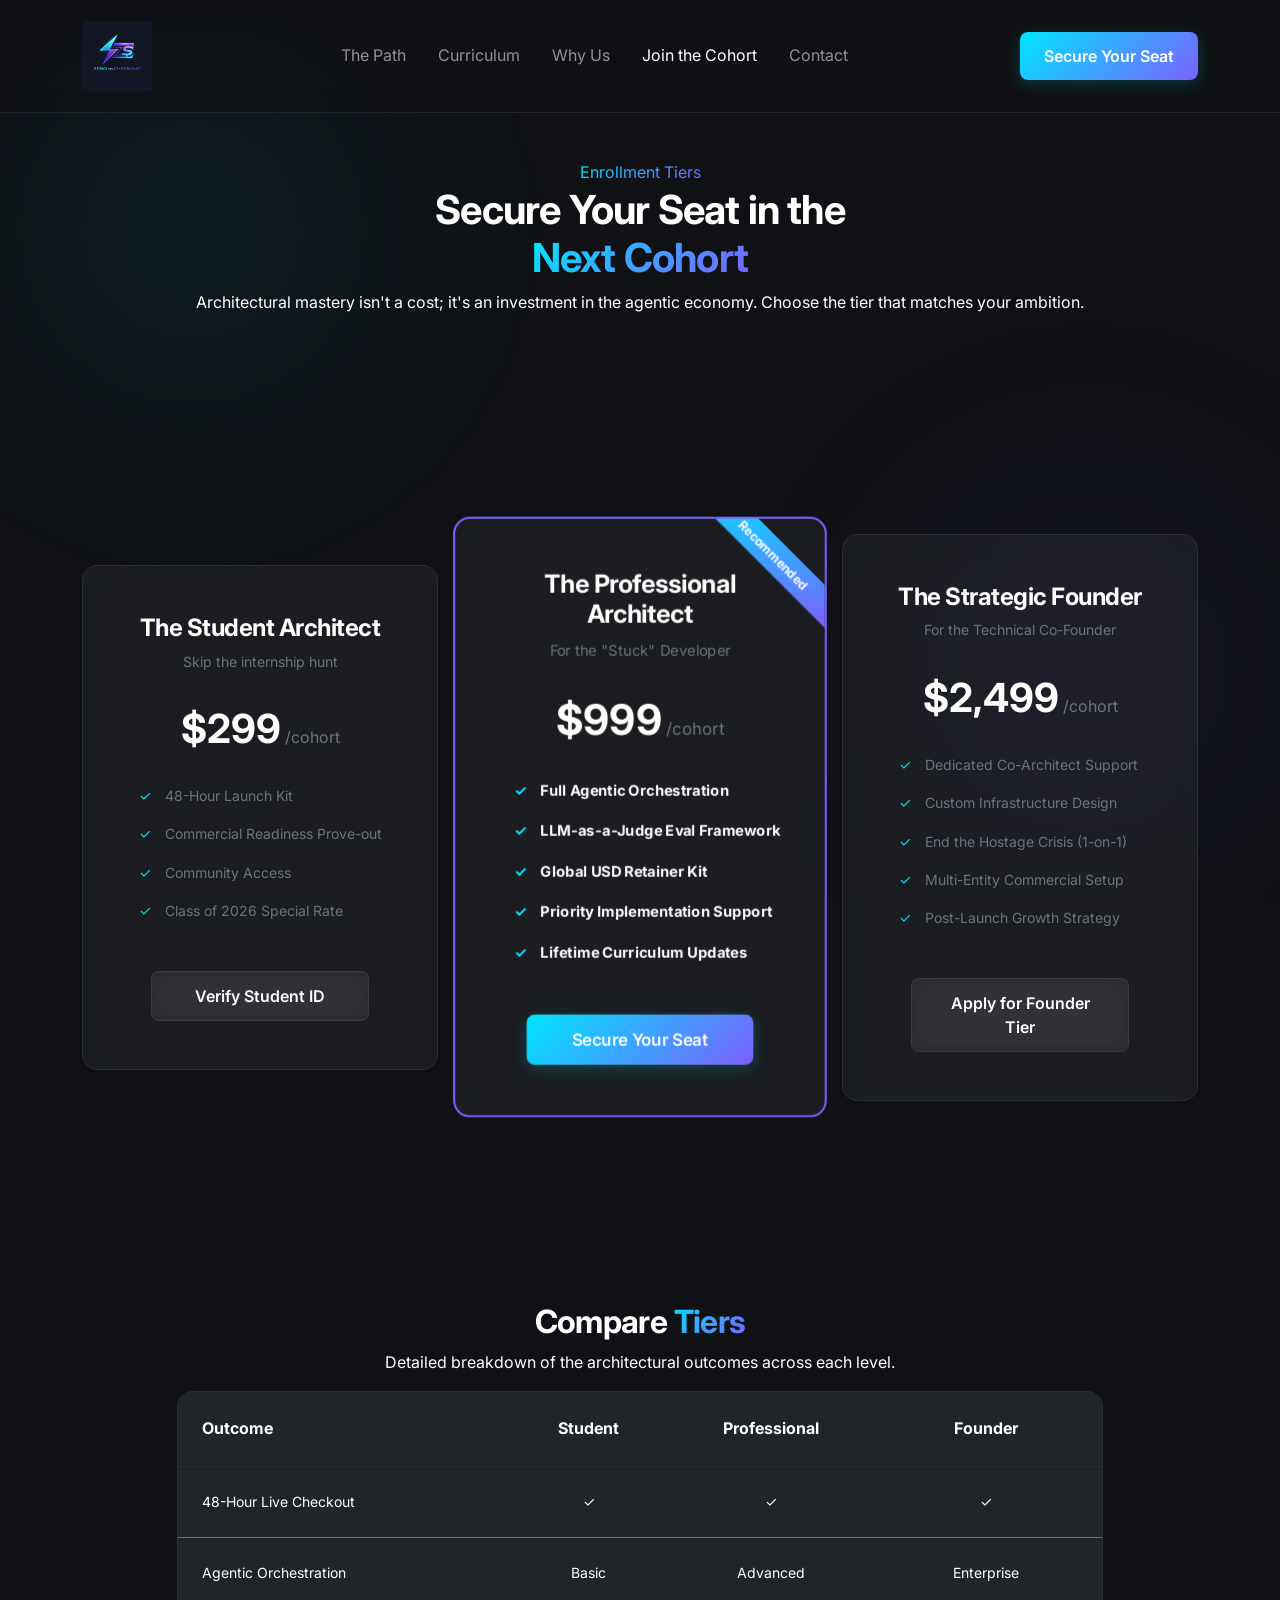
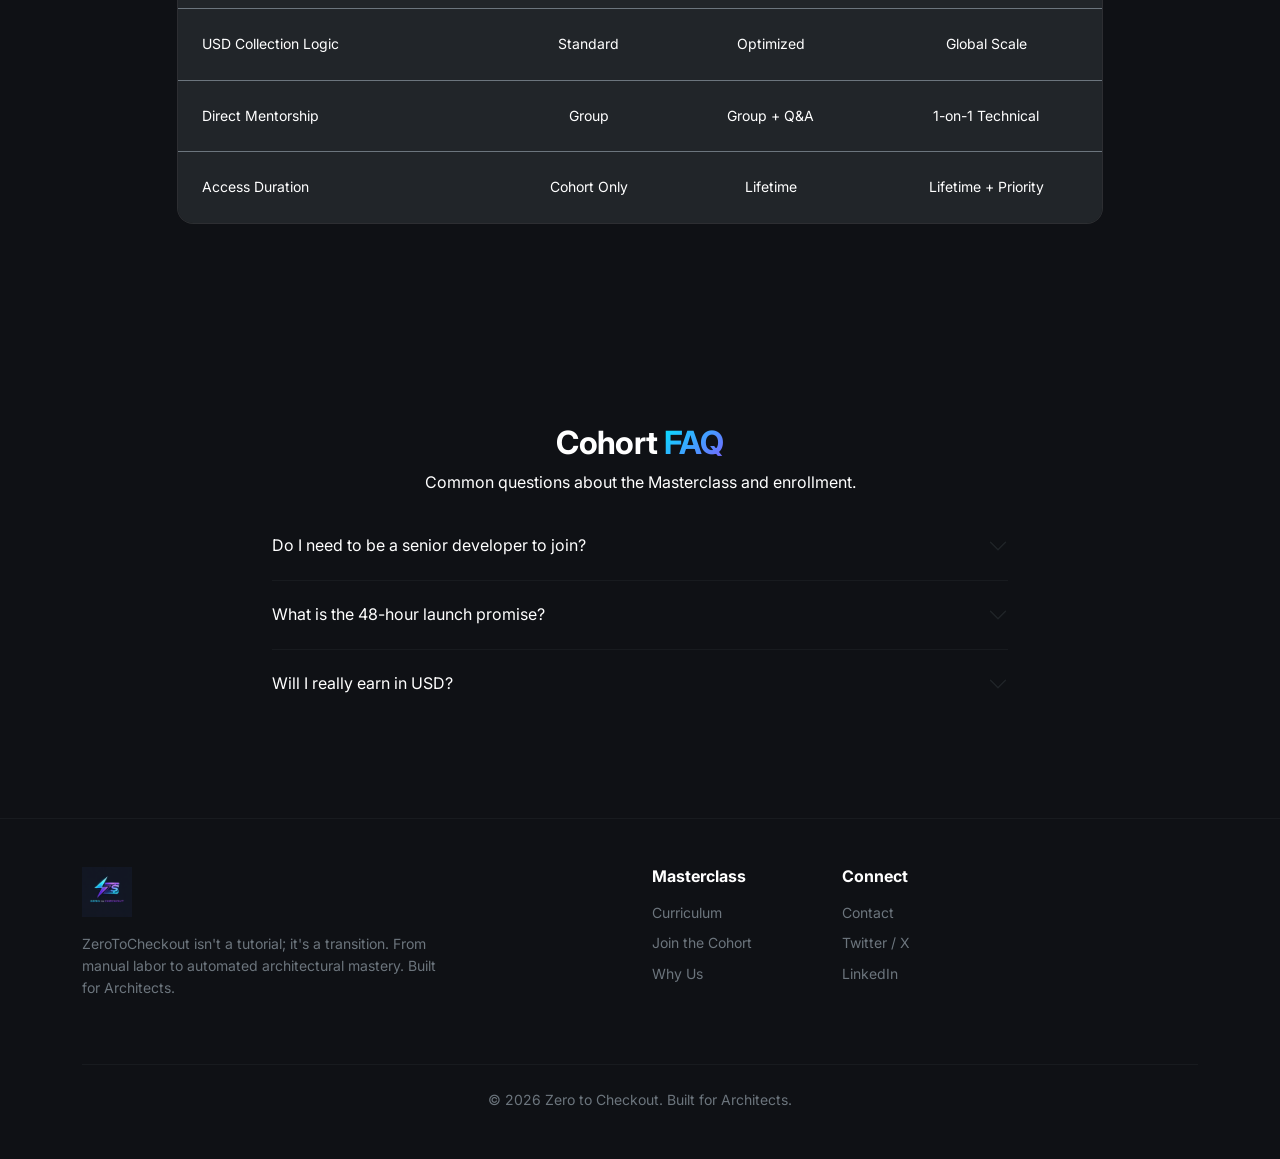
<file: join-cohort.html>
<!DOCTYPE html>
<html lang="en">
<head>
    <meta charset="UTF-8">
    <meta name="viewport" content="width=device-width, initial-scale=1.0">
    <title>Pricing | Zero to Checkout - Simple & Transparent Plans</title>
    <!-- Bootstrap 5 CSS -->
    <link href="https://cdn.jsdelivr.net/npm/bootstrap@5.3.0/dist/css/bootstrap.min.css" rel="stylesheet">
    <!-- Google Fonts - Inter -->
    <link href="https://fonts.googleapis.com/css2?family=Inter:wght@400;600;700&display=swap" rel="stylesheet">
    <!-- Custom CSS -->
    <link rel="stylesheet" href="css/main.css">
    <style>
        .pricing-card {
            position: relative;
            overflow: hidden;
            border: 1px solid var(--border-color);
        }
        .pricing-card.featured {
            border: 2px solid var(--secondary-accent);
            transform: scale(1.05);
            z-index: 10;
        }
        .pricing-card.featured::before {
            content: 'Recommended';
            position: absolute;
            top: 20px;
            right: -35px;
            background: var(--grad-primary);
            color: white;
            font-size: 0.75rem;
            font-weight: 700;
            padding: 5px 40px;
            transform: rotate(45deg);
        }
        .check-icon {
            color: var(--primary-accent);
            margin-right: 10px;
        }
        .comparison-table th {
            background: var(--bg-surface);
            color: white;
        }
    </style>
</head>
<body>

    <!-- Background Art -->
    <div class="bg-art-layer">
        <div class="glow-orb orb-1"></div>
        <div class="glow-orb orb-2"></div>
    </div>

    <!-- Navigation -->
    <nav class="navbar navbar-expand-lg navbar-dark glass-nav fixed-top py-3">
        <div class="container">
            <a class="navbar-brand d-flex align-items-center" href="index.html">
                <img src="./assets/logo/ztc-logo.png" alt="Zero to Checkout" height="70">
            </a>
            <button class="navbar-toggler" type="button" data-bs-toggle="collapse" data-bs-target="#navbarNav">
                <span class="navbar-toggler-icon"></span>
            </button>
            <div class="collapse navbar-collapse" id="navbarNav">
                <ul class="navbar-nav mx-auto">
                    <li class="nav-item"><a class="nav-link px-3" href="index.html">The Path</a></li>
                    <li class="nav-item"><a class="nav-link px-3" href="curriculum.html">Curriculum</a></li>
                    <li class="nav-item"><a class="nav-link px-3" href="why-us.html">Why Us</a></li>
                    <li class="nav-item"><a class="nav-link px-3 active" href="join-cohort.html">Join the Cohort</a></li>
                    <li class="nav-item"><a class="nav-link px-3" href="contact.html">Contact</a></li>
                </ul>
                <div class="d-flex">
                    <a href="join-cohort.html" class="btn btn-primary-glow px-4">Secure Your Seat</a>
                </div>
            </div>
        </div>
    </nav>

    <!-- Pricing Hero -->
    <header class="hero-section">
        <div class="container text-center">
            <span class="hero-eyebrow text-gradient">Enrollment Tiers</span>
            <h1 class="hero-title">Secure Your Seat in the <br><span class="text-gradient">Next Cohort</span></h1>
            <p class="hero-subtitle">Architectural mastery isn't a cost; it's an investment in the agentic economy. Choose the tier that matches your ambition.</p>
        </div>
    </header>

    <!-- Pricing Cards -->
    <section>
        <div class="container">
            <div class="row g-4 align-items-center">
                <!-- Student Plan -->
                <div class="col-lg-4">
                    <div class="glass-card pricing-card text-center py-5">
                        <h4 class="mb-2">The Student Architect</h4>
                        <p class="text-secondary small mb-4">Skip the internship hunt</p>
                        <div class="mb-4">
                            <span class="fs-1 fw-bold">$299</span>
                            <span class="text-secondary">/cohort</span>
                        </div>
                        <ul class="list-unstyled text-start mb-5 ps-4">
                            <li class="mb-3 small text-secondary"><span class="check-icon">✓</span> 48-Hour Launch Kit</li>
                            <li class="mb-3 small text-secondary"><span class="check-icon">✓</span> Commercial Readiness Prove-out</li>
                            <li class="mb-3 small text-secondary"><span class="check-icon">✓</span> Community Access</li>
                            <li class="mb-3 small text-secondary"><span class="check-icon">✓</span> Class of 2026 Special Rate</li>
                        </ul>
                        <a href="contact.html" class="btn btn-secondary-glass w-75">Verify Student ID</a>
                    </div>
                </div>

                <!-- Growth Plan (The Architect) -->
                <div class="col-lg-4">
                    <div class="glass-card pricing-card featured text-center py-5">
                        <h4 class="mb-2">The Professional Architect</h4>
                        <p class="text-secondary small mb-4">For the "Stuck" Developer</p>
                        <div class="mb-4">
                            <span class="fs-1 fw-bold">$999</span>
                            <span class="text-secondary">/cohort</span>
                        </div>
                        <ul class="list-unstyled text-start mb-5 ps-4">
                            <li class="mb-3 small text-white fw-bold"><span class="check-icon">✓</span> Full Agentic Orchestration</li>
                            <li class="mb-3 small text-white fw-bold"><span class="check-icon">✓</span> LLM-as-a-Judge Eval Framework</li>
                            <li class="mb-3 small text-white fw-bold"><span class="check-icon">✓</span> Global USD Retainer Kit</li>
                            <li class="mb-3 small text-white fw-bold"><span class="check-icon">✓</span> Priority Implementation Support</li>
                            <li class="mb-3 small text-white fw-bold"><span class="check-icon">✓</span> Lifetime Curriculum Updates</li>
                        </ul>
                        <a href="contact.html" class="btn btn-primary-glow w-75">Secure Your Seat</a>
                    </div>
                </div>

                <!-- Scale Plan (The Founder) -->
                <div class="col-lg-4">
                    <div class="glass-card pricing-card text-center py-5">
                        <h4 class="mb-2">The Strategic Founder</h4>
                        <p class="text-secondary small mb-4">For the Technical Co-Founder</p>
                        <div class="mb-4">
                            <span class="fs-1 fw-bold">$2,499</span>
                            <span class="text-secondary">/cohort</span>
                        </div>
                        <ul class="list-unstyled text-start mb-5 ps-4">
                            <li class="mb-3 small text-secondary"><span class="check-icon">✓</span> Dedicated Co-Architect Support</li>
                            <li class="mb-3 small text-secondary"><span class="check-icon">✓</span> Custom Infrastructure Design</li>
                            <li class="mb-3 small text-secondary"><span class="check-icon">✓</span> End the Hostage Crisis (1-on-1)</li>
                            <li class="mb-3 small text-secondary"><span class="check-icon">✓</span> Multi-Entity Commercial Setup</li>
                            <li class="mb-3 small text-secondary"><span class="check-icon">✓</span> Post-Launch Growth Strategy</li>
                        </ul>
                        <a href="contact.html" class="btn btn-secondary-glass w-75">Apply for Founder Tier</a>
                    </div>
                </div>
            </div>
        </div>
    </section>

    <!-- Comparison Matrix -->
    <section class="bg-surface">
        <div class="container text-center">
            <h2 class="section-title">Compare <span class="text-gradient">Tiers</span></h2>
            <p class="section-subtitle">Detailed breakdown of the architectural outcomes across each level.</p>
            
            <div class="row justify-content-center">
                <div class="col-lg-10">
                    <div class="table-responsive glass-card p-0">
                        <table class="table table-dark table-borderless align-middle mb-0">
                            <thead>
                                <tr class="border-bottom border-secondary border-opacity-10">
                                    <th class="py-4 text-start ps-4">Outcome</th>
                                    <th class="py-4">Student</th>
                                    <th class="py-4">Professional</th>
                                    <th class="py-4">Founder</th>
                                </tr>
                            </thead>
                            <tbody class="text-secondary small">
                                <tr class="border-bottom border-secondary border-opacity-5">
                                    <td class="py-4 text-start ps-4 text-white">48-Hour Live Checkout</td>
                                    <td class="py-4">✓</td>
                                    <td class="py-4">✓</td>
                                    <td class="py-4">✓</td>
                                </tr>
                                <tr class="border-bottom border-secondary border-opacity-5">
                                    <td class="py-4 text-start ps-4 text-white">Agentic Orchestration</td>
                                    <td class="py-4">Basic</td>
                                    <td class="py-4">Advanced</td>
                                    <td class="py-4">Enterprise</td>
                                </tr>
                                <tr class="border-bottom border-secondary border-opacity-5">
                                    <td class="py-4 text-start ps-4 text-white">USD Collection Logic</td>
                                    <td class="py-4">Standard</td>
                                    <td class="py-4">Optimized</td>
                                    <td class="py-4">Global Scale</td>
                                </tr>
                                <tr class="border-bottom border-secondary border-opacity-5">
                                    <td class="py-4 text-start ps-4 text-white">Direct Mentorship</td>
                                    <td class="py-4">Group</td>
                                    <td class="py-4">Group + Q&A</td>
                                    <td class="py-4">1-on-1 Technical</td>
                                </tr>
                                <tr>
                                    <td class="py-4 text-start ps-4 text-white">Access Duration</td>
                                    <td class="py-4">Cohort Only</td>
                                    <td class="py-4">Lifetime</td>
                                    <td class="py-4">Lifetime + Priority</td>
                                </tr>
                            </tbody>
                        </table>
                    </div>
                </div>
            </div>
        </div>
    </section>

    <!-- FAQ Section -->
    <section>
        <div class="container">
            <h2 class="section-title text-center">Cohort <span class="text-gradient">FAQ</span></h2>
            <p class="section-subtitle text-center">Common questions about the Masterclass and enrollment.</p>
            
            <div class="row justify-content-center">
                <div class="col-lg-8">
                    <div class="accordion accordion-flush" id="pricingFaq">
                        <div class="accordion-item bg-transparent border-bottom border-secondary border-opacity-10">
                            <h2 class="accordion-header">
                                <button class="accordion-button collapsed bg-transparent text-white px-0 py-4 shadow-none" type="button" data-bs-toggle="collapse" data-bs-target="#faq1">
                                    Do I need to be a senior developer to join?
                                </button>
                            </h2>
                            <div id="faq1" class="accordion-collapse collapse" data-bs-parent="#pricingFaq">
                                <div class="accordion-body text-secondary px-0 pb-4 pt-0 small">
                                    No. We teach you how to use Agentic AI to bypass the need for years of manual coding experience. If you can reason logically, you can become an architect.
                                </div>
                            </div>
                        </div>
                        <div class="accordion-item bg-transparent border-bottom border-secondary border-opacity-10">
                            <h2 class="accordion-header">
                                <button class="accordion-button collapsed bg-transparent text-white px-0 py-4 shadow-none" type="button" data-bs-toggle="collapse" data-bs-target="#faq2">
                                    What is the 48-hour launch promise?
                                </button>
                            </h2>
                            <div id="faq2" class="accordion-collapse collapse" data-bs-parent="#pricingFaq">
                                <div class="accordion-body text-secondary px-0 pb-4 pt-0 small">
                                    During the intensive phase of the cohort, we work together to take your idea from absolute Zero to a live, payment-collecting Checkout in exactly 48 hours.
                                </div>
                            </div>
                        </div>
                        <div class="accordion-item bg-transparent">
                            <h2 class="accordion-header">
                                <button class="accordion-button collapsed bg-transparent text-white px-0 py-4 shadow-none" type="button" data-bs-toggle="collapse" data-bs-target="#faq3">
                                    Will I really earn in USD?
                                </button>
                            </h2>
                            <div id="faq3" class="accordion-collapse collapse" data-bs-parent="#pricingFaq">
                                <div class="accordion-body text-secondary px-0 pb-4 pt-0 small">
                                    We focus on global commercial systems. By the end of the cohort, you will have the infrastructure to collect payments globally, allowing you to bridge the Naira-Dollar chasm.
                                </div>
                            </div>
                        </div>
                    </div>
                </div>
            </div>
        </div>
    </section>

    <!-- Footer -->
    <footer class="py-5 border-top border-secondary border-opacity-10">
        <div class="container">
            <div class="row g-4">
                <div class="col-lg-4 text-center text-lg-start">
                    <div class="mb-3">
                        <img src="./assets/logo/ztc-logo.png" alt="Zero to Checkout" height="50">
                    </div>
                    <p class="text-secondary small">ZeroToCheckout isn't a tutorial; it's a transition. From manual labor to automated architectural mastery. Built for Architects.</p>
                </div>
                <div class="col-md-4 col-lg-2 offset-lg-2 text-center text-lg-start">
                    <h6 class="mb-3 fw-bold">Masterclass</h6>
                    <ul class="list-unstyled small text-secondary">
                        <li class="mb-2"><a href="curriculum.html" class="text-decoration-none text-secondary">Curriculum</a></li>
                        <li class="mb-2"><a href="join-cohort.html" class="text-decoration-none text-secondary">Join the Cohort</a></li>
                        <li class="mb-2"><a href="why-us.html" class="text-decoration-none text-secondary">Why Us</a></li>
                    </ul>
                </div>
                <div class="col-md-4 col-lg-2 text-center text-lg-start">
                    <h6 class="mb-3 fw-bold">Connect</h6>
                    <ul class="list-unstyled small text-secondary">
                        <li class="mb-2"><a href="contact.html" class="text-decoration-none text-secondary">Contact</a></li>
                        <li class="mb-2"><a href="#" class="text-decoration-none text-secondary">Twitter / X</a></li>
                        <li class="mb-2"><a href="#" class="text-decoration-none text-secondary">LinkedIn</a></li>
                    </ul>
                </div>
            </div>
            <div class="mt-5 pt-4 border-top border-secondary border-opacity-10 text-center text-secondary small">
                &copy; 2026 Zero to Checkout. Built for Architects.
            </div>
        </div>
    </footer>

    <!-- Bootstrap 5 JS Bundle -->
    <script src="https://cdn.jsdelivr.net/npm/bootstrap@5.3.0/dist/js/bootstrap.bundle.min.js"></script>
</body>
</html>
</file>
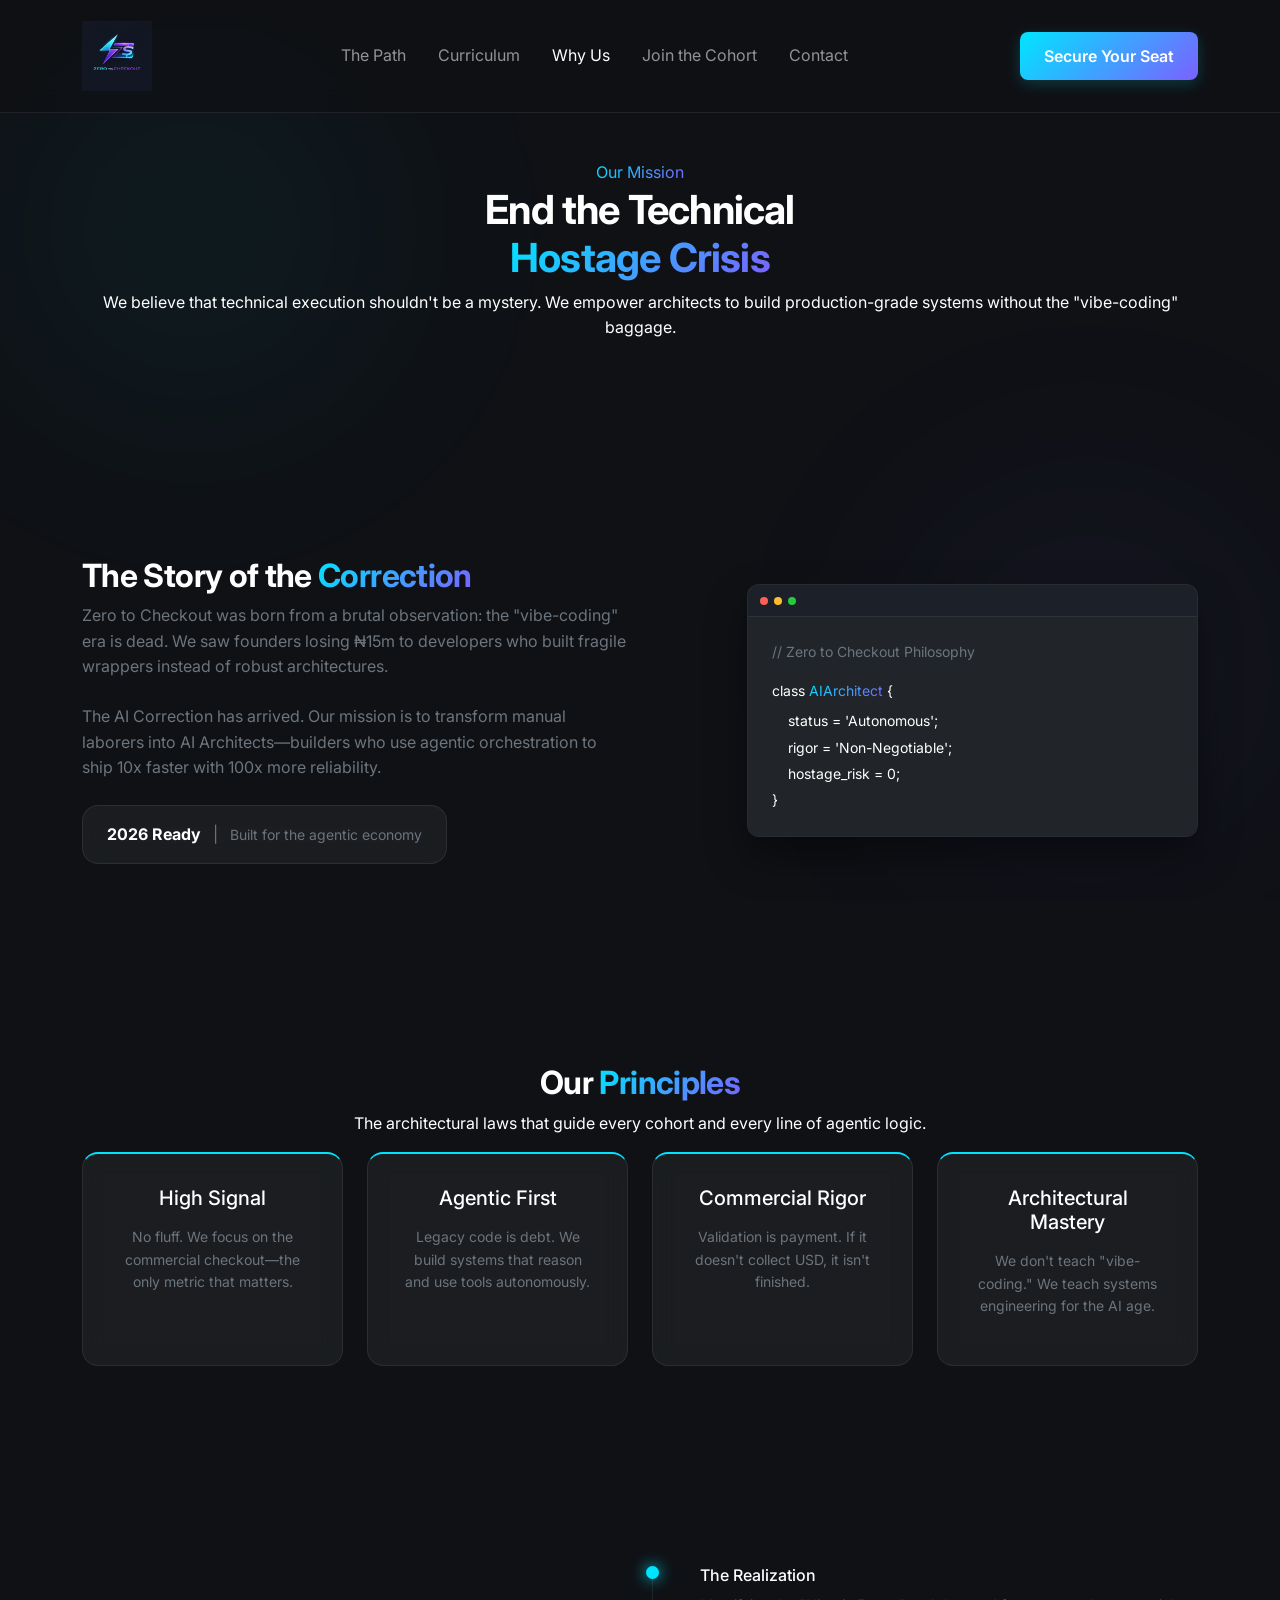
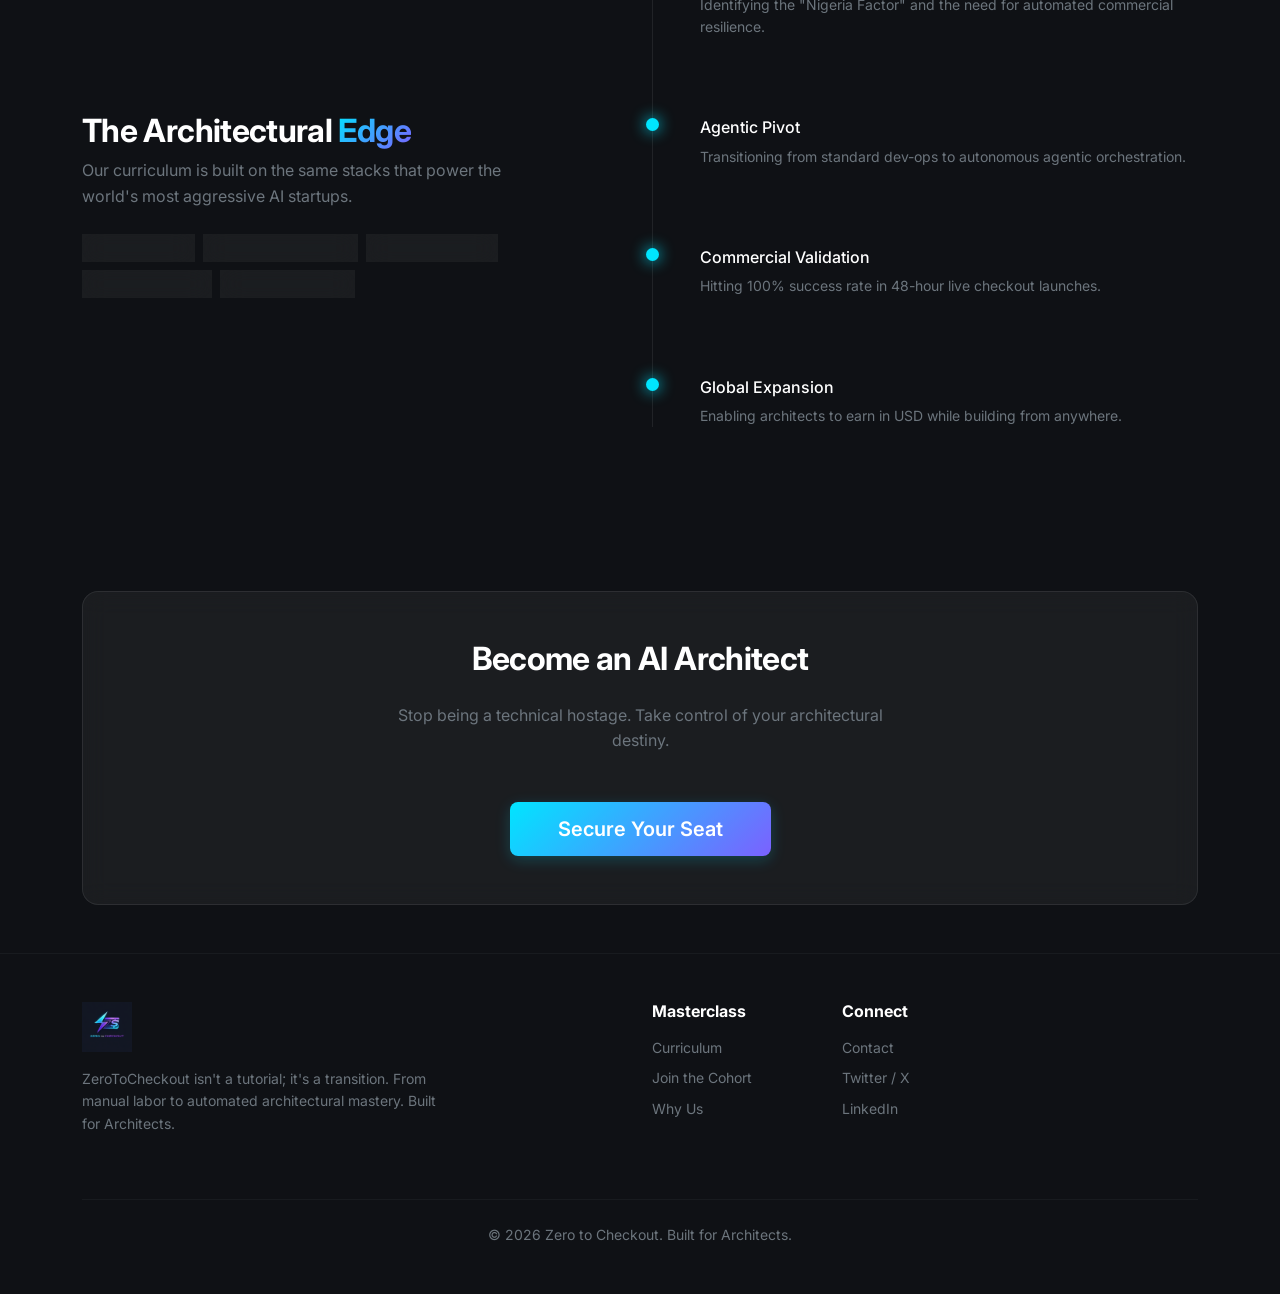
<file: why-us.html>
<!DOCTYPE html>
<html lang="en">
<head>
    <meta charset="UTF-8">
    <meta name="viewport" content="width=device-width, initial-scale=1.0">
    <title>About Us | Zero to Checkout - Our Mission & Vision</title>
    <!-- Bootstrap 5 CSS -->
    <link href="https://cdn.jsdelivr.net/npm/bootstrap@5.3.0/dist/css/bootstrap.min.css" rel="stylesheet">
    <!-- Google Fonts - Inter -->
    <link href="https://fonts.googleapis.com/css2?family=Inter:wght@400;600;700&display=swap" rel="stylesheet">
    <!-- Custom CSS -->
    <link rel="stylesheet" href="css/main.css">
    <style>
        .timeline-container {
            position: relative;
            padding-left: 3rem;
        }
        .timeline-item {
            position: relative;
            padding-bottom: 4rem;
        }
        .timeline-item::before {
            content: '';
            position: absolute;
            left: -3rem;
            top: 0;
            width: 1px;
            height: 100%;
            background: var(--border-color);
        }
        .timeline-dot {
            position: absolute;
            left: -3.4rem;
            top: 0;
            width: 13px;
            height: 13px;
            background: var(--primary-accent);
            border-radius: 50%;
            box-shadow: 0 0 15px var(--primary-accent);
        }
        .value-card {
            border-top: 2px solid var(--primary-accent);
        }
    </style>
</head>
<body>

    <!-- Background Art -->
    <div class="bg-art-layer">
        <div class="glow-orb orb-1"></div>
        <div class="glow-orb orb-2"></div>
    </div>

    <!-- Navigation -->
    <nav class="navbar navbar-expand-lg navbar-dark glass-nav fixed-top py-3">
        <div class="container">
            <a class="navbar-brand d-flex align-items-center" href="index.html">
                <img src="./assets/logo/ztc-logo.png" alt="Zero to Checkout" height="70">
            </a>
            <button class="navbar-toggler" type="button" data-bs-toggle="collapse" data-bs-target="#navbarNav">
                <span class="navbar-toggler-icon"></span>
            </button>
            <div class="collapse navbar-collapse" id="navbarNav">
                <ul class="navbar-nav mx-auto">
                    <li class="nav-item"><a class="nav-link px-3" href="index.html">The Path</a></li>
                    <li class="nav-item"><a class="nav-link px-3" href="curriculum.html">Curriculum</a></li>
                    <li class="nav-item"><a class="nav-link px-3 active" href="why-us.html">Why Us</a></li>
                    <li class="nav-item"><a class="nav-link px-3" href="join-cohort.html">Join the Cohort</a></li>
                    <li class="nav-item"><a class="nav-link px-3" href="contact.html">Contact</a></li>
                </ul>
                <div class="d-flex">
                    <a href="join-cohort.html" class="btn btn-primary-glow px-4">Secure Your Seat</a>
                </div>
            </div>
        </div>
    </nav>

    <!-- About Hero -->
    <header class="hero-section">
        <div class="container text-center">
            <span class="hero-eyebrow text-gradient">Our Mission</span>
            <h1 class="hero-title">End the Technical <br><span class="text-gradient">Hostage Crisis</span></h1>
            <p class="hero-subtitle">We believe that technical execution shouldn't be a mystery. We empower architects to build production-grade systems without the "vibe-coding" baggage.</p>
        </div>
    </header>

    <!-- Mission & Narrative -->
    <section>
        <div class="container">
            <div class="row align-items-center">
                <div class="col-lg-6 mb-5 mb-lg-0">
                    <h2 class="section-title">The Story of the <span class="text-gradient">Correction</span></h2>
                    <p class="text-secondary mb-4">Zero to Checkout was born from a brutal observation: the "vibe-coding" era is dead. We saw founders losing ₦15m to developers who built fragile wrappers instead of robust architectures.</p>
                    <p class="text-secondary mb-4">The AI Correction has arrived. Our mission is to transform manual laborers into AI Architects—builders who use agentic orchestration to ship 10x faster with 100x more reliability.</p>
                    <div class="glass-card py-3 px-4 d-inline-block">
                        <span class="fw-bold text-white">2026 Ready</span>
                        <span class="text-secondary mx-2">|</span>
                        <span class="text-secondary small">Built for the agentic economy</span>
                    </div>
                </div>
                <div class="col-lg-5 offset-lg-1">
                    <div class="mockup-frame">
                        <div class="mockup-header">
                            <span class="dot dot-red"></span><span class="dot dot-yellow"></span><span class="dot dot-green"></span>
                        </div>
                        <div class="p-4 bg-dark">
                            <div class="small text-secondary mb-3">// Zero to Checkout Philosophy</div>
                            <div class="text-white small mb-2">class <span class="text-gradient">AIArchitect</span> {</div>
                            <div class="ps-3 text-white small mb-1">status = 'Autonomous';</div>
                            <div class="ps-3 text-white small mb-1">rigor = 'Non-Negotiable';</div>
                            <div class="ps-3 text-white small mb-1">hostage_risk = 0;</div>
                            <div class="text-white small">}</div>
                        </div>
                    </div>
                </div>
            </div>
        </div>
    </section>

    <!-- Core Values -->
    <section class="bg-surface">
        <div class="container text-center">
            <h2 class="section-title">Our <span class="text-gradient">Principles</span></h2>
            <p class="section-subtitle">The architectural laws that guide every cohort and every line of agentic logic.</p>
            
            <div class="row g-4">
                <div class="col-md-3">
                    <div class="glass-card h-100 value-card">
                        <h5 class="mb-3">High Signal</h5>
                        <p class="small text-secondary">No fluff. We focus on the commercial checkout—the only metric that matters.</p>
                    </div>
                </div>
                <div class="col-md-3">
                    <div class="glass-card h-100 value-card">
                        <h5 class="mb-3">Agentic First</h5>
                        <p class="small text-secondary">Legacy code is debt. We build systems that reason and use tools autonomously.</p>
                    </div>
                </div>
                <div class="col-md-3">
                    <div class="glass-card h-100 value-card">
                        <h5 class="mb-3">Commercial Rigor</h5>
                        <p class="small text-secondary">Validation is payment. If it doesn't collect USD, it isn't finished.</p>
                    </div>
                </div>
                <div class="col-md-3">
                    <div class="glass-card h-100 value-card">
                        <h5 class="mb-3">Architectural Mastery</h5>
                        <p class="small text-secondary">We don't teach "vibe-coding." We teach systems engineering for the AI age.</p>
                    </div>
                </div>
            </div>
        </div>
    </section>

    <!-- Tech Credibility -->
    <section>
        <div class="container">
            <div class="row align-items-center">
                <div class="col-lg-5 mb-5 mb-lg-0 text-center text-lg-start">
                    <h2 class="section-title">The Architectural <span class="text-gradient">Edge</span></h2>
                    <p class="text-secondary">Our curriculum is built on the same stacks that power the world's most aggressive AI startups.</p>
                    <div class="d-flex flex-wrap gap-2 mt-4 justify-content-center justify-content-lg-start">
                        <span class="badge glass-card border-0 py-2 px-3 small">Agentic SDKs</span>
                        <span class="badge glass-card border-0 py-2 px-3 small">Multi-Agent Systems</span>
                        <span class="badge glass-card border-0 py-2 px-3 small">LLM-as-a-Judge</span>
                        <span class="badge glass-card border-0 py-2 px-3 small">Global Payments</span>
                        <span class="badge glass-card border-0 py-2 px-3 small">Edge Deployment</span>
                    </div>
                </div>
                <div class="col-lg-6 offset-lg-1">
                    <div class="timeline-container">
                        <div class="timeline-item">
                            <div class="timeline-dot"></div>
                            <h6 class="text-white">The Realization</h6>
                            <p class="small text-secondary">Identifying the "Nigeria Factor" and the need for automated commercial resilience.</p>
                        </div>
                        <div class="timeline-item">
                            <div class="timeline-dot"></div>
                            <h6 class="text-white">Agentic Pivot</h6>
                            <p class="small text-secondary">Transitioning from standard dev-ops to autonomous agentic orchestration.</p>
                        </div>
                        <div class="timeline-item">
                            <div class="timeline-dot"></div>
                            <h6 class="text-white">Commercial Validation</h6>
                            <p class="small text-secondary">Hitting 100% success rate in 48-hour live checkout launches.</p>
                        </div>
                        <div class="timeline-item" style="padding-bottom: 0;">
                            <div class="timeline-dot"></div>
                            <h6 class="text-white">Global Expansion</h6>
                            <p class="small text-secondary">Enabling architects to earn in USD while building from anywhere.</p>
                        </div>
                    </div>
                </div>
            </div>
        </div>
    </section>

    <!-- CTA Section -->
    <section class="py-5 bg-surface">
        <div class="container">
            <div class="glass-card text-center py-5">
                <h2 class="mb-4">Become an AI Architect</h2>
                <p class="text-secondary mb-5 mx-auto" style="max-width: 500px;">Stop being a technical hostage. Take control of your architectural destiny.</p>
                <div class="d-flex justify-content-center">
                    <a href="join-cohort.html" class="btn btn-primary-glow btn-lg px-5">Secure Your Seat</a>
                </div>
            </div>
        </div>
    </section>

    <!-- Footer -->
    <footer class="py-5 border-top border-secondary border-opacity-10">
        <div class="container">
            <div class="row g-4">
                <div class="col-lg-4 text-center text-lg-start">
                    <div class="mb-3">
                        <img src="./assets/logo/ztc-logo.png" alt="Zero to Checkout" height="50">
                    </div>
                    <p class="text-secondary small">ZeroToCheckout isn't a tutorial; it's a transition. From manual labor to automated architectural mastery. Built for Architects.</p>
                </div>
                <div class="col-md-4 col-lg-2 offset-lg-2 text-center text-lg-start">
                    <h6 class="mb-3 fw-bold">Masterclass</h6>
                    <ul class="list-unstyled small text-secondary">
                        <li class="mb-2"><a href="curriculum.html" class="text-decoration-none text-secondary">Curriculum</a></li>
                        <li class="mb-2"><a href="join-cohort.html" class="text-decoration-none text-secondary">Join the Cohort</a></li>
                        <li class="mb-2"><a href="why-us.html" class="text-decoration-none text-secondary">Why Us</a></li>
                    </ul>
                </div>
                <div class="col-md-4 col-lg-2 text-center text-lg-start">
                    <h6 class="mb-3 fw-bold">Connect</h6>
                    <ul class="list-unstyled small text-secondary">
                        <li class="mb-2"><a href="contact.html" class="text-decoration-none text-secondary">Contact</a></li>
                        <li class="mb-2"><a href="#" class="text-decoration-none text-secondary">Twitter / X</a></li>
                        <li class="mb-2"><a href="#" class="text-decoration-none text-secondary">LinkedIn</a></li>
                    </ul>
                </div>
            </div>
            <div class="mt-5 pt-4 border-top border-secondary border-opacity-10 text-center text-secondary small">
                &copy; 2026 Zero to Checkout. Built for Architects.
            </div>
        </div>
    </footer>

    <!-- Bootstrap 5 JS Bundle -->
    <script src="https://cdn.jsdelivr.net/npm/bootstrap@5.3.0/dist/js/bootstrap.bundle.min.js"></script>
</body>
</html>
</file>
<file: css/main.css>
@import url('variables.css');

/* Base Styles */
body {
    background-color: var(--bg-base);
    color: var(--text-primary);
    font-family: 'Inter', system-ui, -apple-system, sans-serif;
    line-height: 1.6;
    overflow-x: hidden;
}

h1, h2, h3, h4, .headline {
    font-weight: 700;
    letter-spacing: -0.02em;
}

/* Background Art Logic */
.bg-art-layer {
    position: fixed;
    top: 0;
    left: 0;
    width: 100%;
    height: 100%;
    z-index: -1;
    overflow: hidden;
    pointer-events: none;
}

.glow-orb {
    position: absolute;
    border-radius: 50%;
    filter: blur(80px);
    opacity: 0.5;
}

.orb-1 {
    top: -10%;
    left: -10%;
    width: 50vw;
    height: 50vw;
    background: radial-gradient(circle, rgba(0, 229, 255, 0.12), transparent 70%);
}

.orb-2 {
    bottom: -10%;
    right: -10%;
    width: 50vw;
    height: 50vw;
    background: radial-gradient(circle, rgba(123, 97, 255, 0.12), transparent 70%);
}

/* Glassmorphism Components */
.glass-nav {
    background: rgba(15, 17, 21, 0.8);
    backdrop-filter: var(--glass-blur);
    border-bottom: 1px solid var(--border-color);
    transition: var(--transition-smooth);
}

.glass-card {
    background: var(--glass-bg);
    backdrop-filter: var(--glass-blur);
    border: 1px solid var(--border-color);
    border-radius: 16px;
    padding: 2rem;
    transition: var(--transition-smooth);
}

.glass-card:hover {
    transform: translateY(-5px);
    border-color: rgba(255, 255, 255, 0.15);
    background: rgba(255, 255, 255, 0.08);
}

/* Buttons */
.btn-primary-glow {
    background: var(--grad-primary);
    border: none;
    color: white;
    font-weight: 600;
    padding: 0.75rem 1.5rem;
    border-radius: 8px;
    transition: var(--transition-smooth);
    box-shadow: 0 4px 15px rgba(0, 229, 255, 0.2);
}

.btn-primary-glow:hover {
    box-shadow: 0 8px 25px rgba(0, 229, 255, 0.4);
    transform: scale(1.02);
    color: white;
}

.btn-secondary-glass {
    background: rgba(255, 255, 255, 0.05);
    border: 1px solid var(--border-color);
    color: white;
    font-weight: 600;
    padding: 0.75rem 1.5rem;
    border-radius: 8px;
    backdrop-filter: var(--glass-blur);
    transition: var(--transition-smooth);
}

.btn-secondary-glass:hover {
    background: rgba(255, 255, 255, 0.1);
    border-color: rgba(255, 255, 255, 0.2);
    color: white;
}

/* Text Gradients */
.text-gradient {
    background: var(--grad-primary);
    -webkit-background-clip: text;
    -webkit-text-fill-color: transparent;
}

/* Section Spacing */
section {
    padding: 100px 0;
}

.hero-section {
    padding: 160px 0 100px;
    text-align: center;
}

/* Responsive Spacing & Mobile Optimizations */
@media (max-width: 768px) {
    section {
        padding: 60px 0;
    }
    
    .hero-section {
        padding: 120px 0 60px;
    }

    .container {
        padding-left: 24px;
        padding-right: 24px;
    }

    .glass-card {
        padding: 1.5rem;
    }
    
    .section-title {
        font-size: 2rem;
    }
}

/* Ultra-Small Mobile Devices (<= 444px) */
@media (max-width: 444px) {
    section {
        padding: 40px 0;
    }
    
    .hero-section {
        padding: 100px 0 40px;
    }

    /* Recover horizontal space by reducing absolute gutters */
    .container {
        padding-left: 16px;
        padding-right: 16px;
    }

    /* Maximize content width inside cards */
    .glass-card {
        padding: 1.25rem;
    }

    /* Fluid scaling for section headers on tiny screens */
    .section-title {
        font-size: clamp(1.5rem, 8vw, 2rem);
    }

    /* Scale down body copy slightly to prevent awkward wrapping */
    .hero-subtitle {
        font-size: 1.05rem;
    }
    
    p {
        font-size: 0.95rem;
    }

    /* Reduce button footprint to prevent overflow clipping */
    .btn-lg {
        padding: 0.6rem 0.75rem !important; /* Overriding px-5 utilities */
        font-size: 0.85rem;
        min-width: 130px;
    }

    .btn {
        padding: 0.5rem 0.75rem !important;
        font-size: 0.8rem;
    }

    /* Ensure flex containers don't force overflow on tiny screens */
    .d-flex.gap-3 {
        gap: 0.5rem !important;
    }
}




/* UI Mockups */
.mockup-frame {
    background: var(--bg-surface);
    border: 1px solid var(--border-color);
    border-radius: 12px;
    box-shadow: 0 20px 40px rgba(0, 0, 0, 0.4);
    overflow: hidden;
    position: relative;
}

.mockup-header {
    height: 32px;
    background: rgba(255, 255, 255, 0.03);
    border-bottom: 1px solid var(--border-color);
    display: flex;
    align-items: center;
    padding: 0 12px;
}

.dot { height: 8px; width: 8px; border-radius: 50%; margin-right: 6px; }
.dot-red { background: #ff5f56; }
.dot-yellow { background: #ffbd2e; }
.dot-green { background: #27c93f; }
</file>
